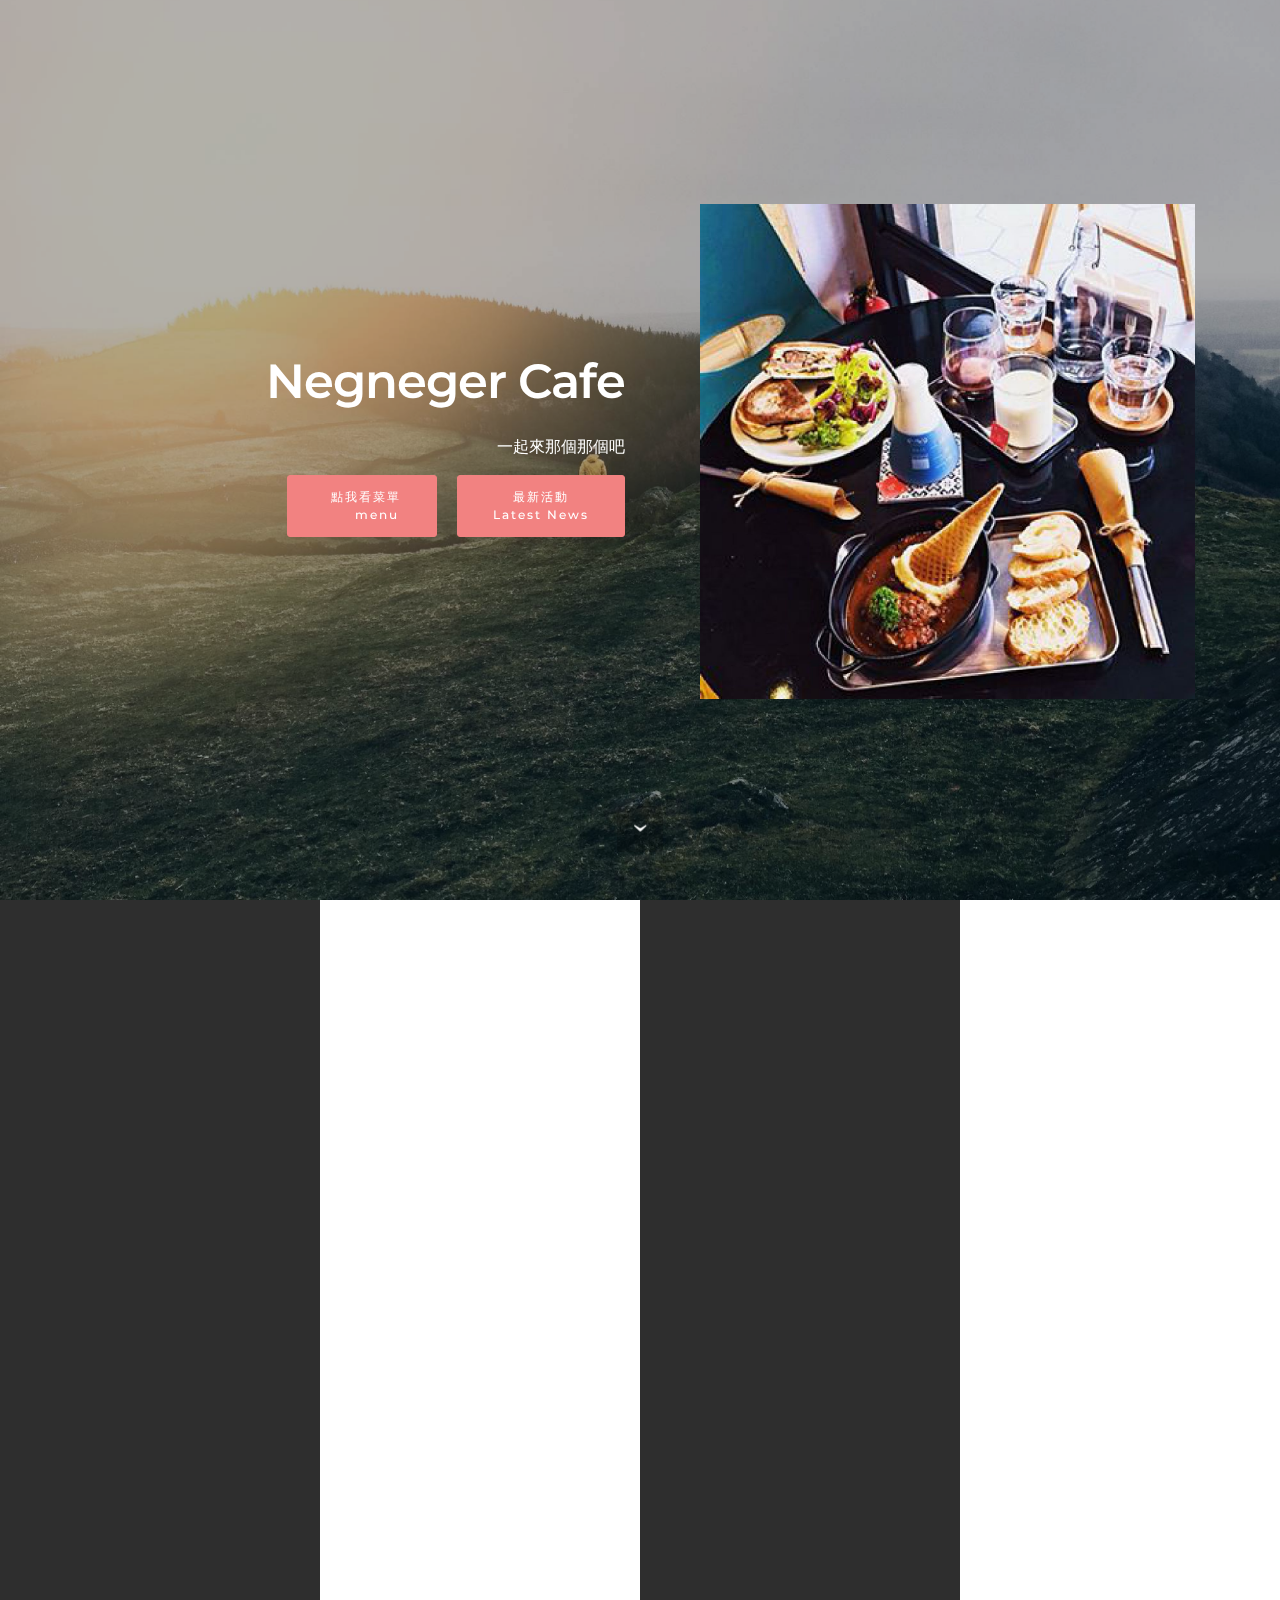
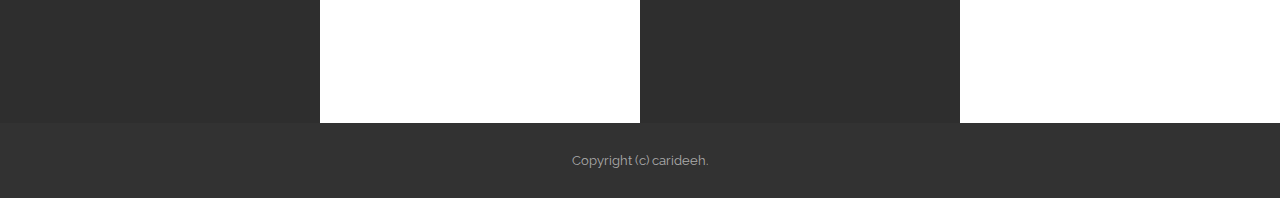
<file: index.html>
<!DOCTYPE html>
<html>
<head>
  <meta charset="UTF-8">
  <meta http-equiv="X-UA-Compatible" content="IE=edge">
  <meta name="viewport" content="width=device-width, initial-scale=1">
  <link rel="shortcut icon" href="assets/images/logo.png" type="image/x-icon">
  <meta name="description" content="">
  
  <link rel="stylesheet" href="https://fonts.googleapis.com/css?family=Montserrat:400,700">
  <link rel="stylesheet" href="https://fonts.googleapis.com/css?family=Raleway:100,100i,200,200i,300,300i,400,400i,500,500i,600,600i,700,700i,800,800i,900,900i">
  <link rel="stylesheet" href="assets/bootstrap-material-design-font/css/material.css">
  <link rel="stylesheet" href="https://fonts.googleapis.com/css?family=Lora:400,700,400italic,700italic&subset=latin">
  <link rel="stylesheet" href="assets/tether/tether.min.css">
  <link rel="stylesheet" href="assets/bootstrap/css/bootstrap.min.css">
  <link rel="stylesheet" href="assets/animate.css/animate.min.css">
  <link rel="stylesheet" href="assets/theme/css/style.css">
  <link rel="stylesheet" href="assets/mobirise/css/mbr-additional.css" type="text/css">
  
  
  
</head>
<body>
<section class="mbr-section mbr-section-hero mbr-section-full header2 mbr-parallax-background" id="header2-0" data-rv-view="0" style="background-image: url(assets/images/landscape.jpg);">

    <div class="mbr-overlay" style="opacity: 0.3; background-color: rgb(0, 0, 0);">
    </div>

    <div class="mbr-table mbr-table-full">
        <div class="mbr-table-cell">

            <div class="container">
                <div class="mbr-section row">
                    <div class="mbr-table-md-up">
                        
                        
                        

                        <div class="mbr-table-cell col-md-5 content-size text-xs-center text-md-right">

                            <h3 class="mbr-section-title display-2">Negneger Cafe</h3>

                            <div class="mbr-section-text">
                                <p>一起來那個那個吧</p>
                            </div>

                            <div class="mbr-section-btn"><a class="btn btn-primary" href="page1.html" target="_blank"><span class="mbri-touch mbr-iconfont mbr-iconfont-btn"></span>點我看菜單<br>&nbsp; &nbsp; &nbsp; menu<br></a> <a class="btn btn-primary" href="LatestNews.html" target="_blank">最新活動<br>Latest News<br></a>  </div>

                        </div>
                        <div class="mbr-table-cell mbr-valign-top mbr-left-padding-md-up col-md-7 image-size" style="width: 50%;">
                            <div class="mbr-figure"><img src="assets/images/17125563-1864796990459625-5245360717275594752-n-1400x1400.jpg"></div>
                        </div>

                    </div>
                </div>
            </div>

        </div>
    </div>

    <div class="mbr-arrow mbr-arrow-floating hidden-sm-down" aria-hidden="true"><a href="#features1-1"><i class="mbr-arrow-icon"></i></a></div>

</section>

<section class="engine"><a href="https://mobirise.co/h">make your own website</a></section><section class="mbr-cards mbr-section mbr-section-nopadding" id="features1-1" data-rv-view="3" style="background-color: rgb(255, 255, 255);">

        

    <div class="mbr-cards-row row striped">

        <div class="mbr-cards-col col-xs-12 col-lg-3" style="padding-top: 80px; padding-bottom: 80px;">
            <div class="container">
                <div class="card cart-block">
                    <div class="card-img"><img src="assets/images/14361187-330976750588528-310404377975394702-o-600x398.jpg" class="card-img-top"></div>
                    <div class="card-block">
                        <h4 class="card-title">嘉義那個那個</h4>
                        <h5 class="card-subtitle"></h5>
                        <p class="card-text"></p>
                        <div class="card-btn"><a href="https://www.facebook.com/nagnagercafe/" class="btn btn-primary" target="_blank">Facebook</a></div>
                    </div>
                </div>
            </div>
        </div>
        <div class="mbr-cards-col col-xs-12 col-lg-3" style="padding-top: 80px; padding-bottom: 80px;">
            <div class="container">
                <div class="card cart-block">
                    <div class="card-img"><img src="assets/images/15156855-368543430165193-8096115303614207480-o-600x600.jpg" class="card-img-top"></div>
                    <div class="card-block">
                        <h4 class="card-title"></h4>
                        <h5 class="card-subtitle">《3月31日前，85折優惠》<div><br></div><div>各位台中鄉親大家好，</div><div>我們來自我介紹一下好了，</div><div>重點先講：</div><div>到3/31止，全面85折優惠。</div><div>台中秀泰廣場的那個那個在S2館的二樓，</div><div>金石堂書店中很多樹的那個地方就是了，</div></h5>
                        <p class="card-text"></p>
                        <div class="card-btn"><a href="https://www.google.com.tw/maps/place/%E9%82%A3%E5%80%8B%E9%82%A3%E5%80%8B%E5%92%96%E5%95%A1/@23.4812493,120.4504796,17z/data=!3m1!4b1!4m5!3m4!1s0x346e94338c0b6c97:0x9fb5532af8486039!8m2!3d23.4812493!4d120.4526683?hl=en" class="btn btn-primary">GO嘉義那個那個</a></div>
                    </div>
                </div>
            </div>
        </div>
        <div class="mbr-cards-col col-xs-12 col-lg-3" style="padding-top: 80px; padding-bottom: 80px;">
            <div class="container">
                <div class="card cart-block">
                    <div class="card-img"><img src="assets/images/17358875-284274915335862-2270450309396188034-o-600x600.jpg" class="card-img-top"></div>
                    <div class="card-block">
                        <h4 class="card-title"></h4>
                        <h5 class="card-subtitle"></h5>
                        <p class="card-text"><span style="font-size: 1rem; line-height: 1.5;">這裡我們提供了義大利麵、披薩、熱壓三明治、咖啡、氣泡飲、還有一些酷炫又奇妙的好喝飲料。</span><br><br>那個那個希望提供你一個小小的舒壓場景，<br>當然是純的那種你知道的。</p>
                        <div class="card-btn"><a href="https://www.google.com.tw/maps/place/%E7%A7%80%E6%B3%B0%E5%BB%A3%E5%A0%B4S2+%E9%87%91%E7%9F%B3%E5%A0%82%E6%9B%B8%E5%BA%97(2F)/@24.1403428,120.6894168,17z/data=!3m1!4b1!4m5!3m4!1s0x34693d4092f64af3:0x2b9d5562179c6f5f!8m2!3d24.1403428!4d120.6916055?hl=en" class="btn btn-primary">GO台中那個那個</a></div>
                    </div>
                </div>
            </div>
        </div>
        <div class="mbr-cards-col col-xs-12 col-lg-3" style="padding-top: 80px; padding-bottom: 80px;">
            <div class="container">
                <div class="card cart-block">
                    <div class="card-img"><img src="assets/images/17349921-285617425201611-3314172672899889492-o-600x879.jpg" class="card-img-top"></div>
                    <div class="card-block">
                        <h4 class="card-title">台中秀泰廣場那個那個</h4>
                        <h5 class="card-subtitle"></h5>
                        <p class="card-text"></p>
                        <div class="card-btn"><a href="https://www.facebook.com/nagnagerTC/" class="btn btn-primary" target="_blank">Facebook</a></div>
                    </div>
                </div>
            </div>
        </div>
        
        
    </div>
</section>

<footer class="mbr-small-footer mbr-section mbr-section-nopadding" id="footer1-2" data-rv-view="6" style="background-color: rgb(50, 50, 50); padding-top: 1.75rem; padding-bottom: 1.75rem;">
    
    <div class="container text-xs-center">
        <p>Copyright (c) carideeh.</p>
    </div>
</footer>


  <script src="assets/web/assets/jquery/jquery.min.js"></script>
  <script src="assets/tether/tether.min.js"></script>
  <script src="assets/bootstrap/js/bootstrap.min.js"></script>
  <script src="assets/smooth-scroll/smooth-scroll.js"></script>
  <script src="assets/jarallax/jarallax.js"></script>
  <script src="assets/viewport-checker/jquery.viewportchecker.js"></script>
  <script src="assets/theme/js/script.js"></script>
  
  
  <input name="animation" type="hidden">
  </body>
</html>
</file>
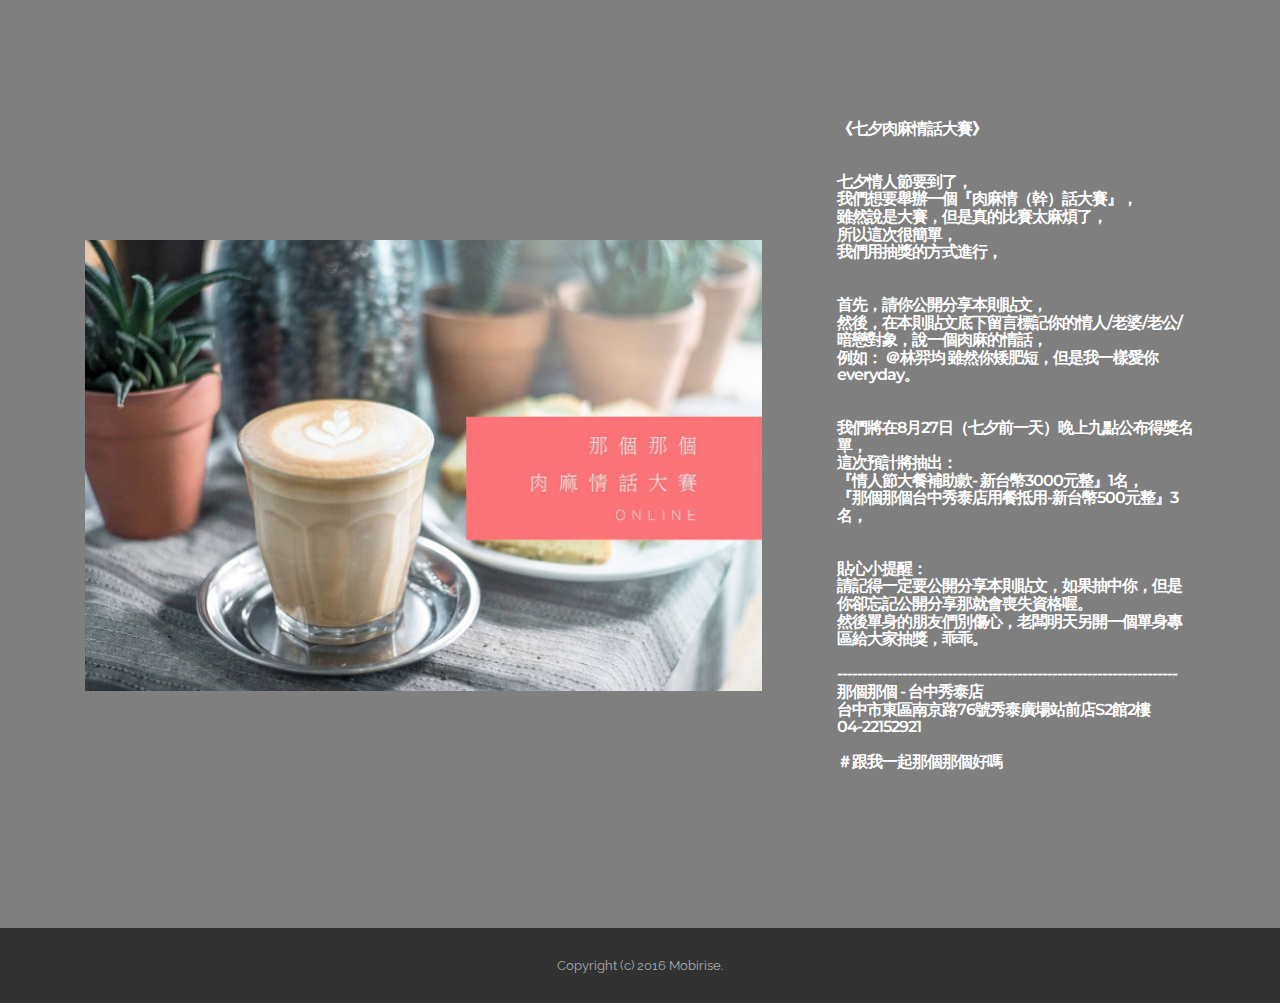
<file: LatestNews.html>
<!DOCTYPE html>
<html>
<head>
  <!-- Site made with Mobirise Website Builder v4.2.4, https://mobirise.com -->
  <meta charset="UTF-8">
  <meta http-equiv="X-UA-Compatible" content="IE=edge">
  <meta name="generator" content="Mobirise v4.2.4, mobirise.com">
  <meta name="viewport" content="width=device-width, initial-scale=1">
  <link rel="shortcut icon" href="assets/images/logo.png" type="image/x-icon">
  <meta name="description" content="Web Builder Description">
  <title>Latest News</title>
  <link rel="stylesheet" href="https://fonts.googleapis.com/css?family=Montserrat:400,700">
  <link rel="stylesheet" href="https://fonts.googleapis.com/css?family=Raleway:100,100i,200,200i,300,300i,400,400i,500,500i,600,600i,700,700i,800,800i,900,900i">
  <link rel="stylesheet" href="https://fonts.googleapis.com/css?family=Lora:400,700,400italic,700italic&subset=latin">
  <link rel="stylesheet" href="assets/bootstrap-material-design-font/css/material.css">
  <link rel="stylesheet" href="assets/tether/tether.min.css">
  <link rel="stylesheet" href="assets/bootstrap/css/bootstrap.min.css">
  <link rel="stylesheet" href="assets/animate.css/animate.min.css">
  <link rel="stylesheet" href="assets/theme/css/style.css">
  <link rel="stylesheet" href="assets/mobirise/css/mbr-additional.css" type="text/css">
  
  
  
</head>
<body>
<section class="mbr-section" id="msg-box6-k" data-bg-video="https://www.youtube.com/watch?v=uNCr7NdOJgw" data-rv-view="23" style="padding-top: 120px; padding-bottom: 120px;">

    <div class="mbr-overlay" style="opacity: 0.5; background-color: rgb(0, 0, 0);">
    </div>
    <div class="container">
        <div class="row">
            <div class="mbr-table-md-up">

              <div class="mbr-table-cell mbr-right-padding-md-up mbr-valign-top col-md-7 image-size" style="width: 66%;">
                  <div class="mbr-figure"><img src="assets/images/20935039-351104731986213-1184253700946771394-o-1400x933.jpg"></div>
              </div>

              


              <div class="mbr-table-cell col-md-5 text-xs-center text-md-left content-size">
                  <h3 class="mbr-section-title display-2">《七夕肉麻情話大賽》<div><br></div><div><br></div><div>七夕情人節要到了，</div><div>我們想要舉辦一個『肉麻情（幹）話大賽』，</div><div>雖然說是大賽，但是真的比賽太麻煩了，</div><div>所以這次很簡單，</div><div>我們用抽獎的方式進行，</div><div><br></div><div><br></div><div>首先，請你公開分享本則貼文，</div><div>然後，在本則貼文底下留言標記你的情人/老婆/老公/暗戀對象，說一個肉麻的情話，</div><div>例如： ＠林羿均 雖然你矮肥短，但是我一樣愛你everyday。</div><div><br></div><div><br></div><div>我們將在8月27日（七夕前一天）晚上九點公布得獎名單，</div><div>這次預計將抽出：</div><div>『情人節大餐補助款- 新台幣3000元整』1名，</div><div>『那個那個台中秀泰店用餐抵用-新台幣500元整』3名，</div><div><br></div><div><br></div><div>貼心小提醒：</div><div>請記得一定要公開分享本則貼文，如果抽中你，但是你卻忘記公開分享那就會喪失資格喔。</div><div>然後單身的朋友們別傷心，老闆明天另開一個單身專區給大家抽獎，乖乖。</div><div><br></div><div>--------------------------------------------------------------------&nbsp;</div><div>那個那個 - 台中秀泰店</div><div>台中市東區南京路76號秀泰廣場站前店S2館2樓</div><div>04-22152921</div><div><br></div><div>＃跟我一起那個那個好嗎</div></h3>
                  <div class="lead">

                    <p></p>

                  </div>

                  
              </div>


              

            </div>
        </div>
    </div>

</section>

<section class="engine"><a href="https://mobirise.co/a">web page builder</a></section><footer class="mbr-small-footer mbr-section mbr-section-nopadding" id="footer1-h" data-rv-view="8" style="background-color: rgb(50, 50, 50); padding-top: 1.75rem; padding-bottom: 1.75rem;">
    
    <div class="container text-xs-center">
        <p>Copyright (c) 2016 Mobirise.</p>
    </div>
</footer>


  <script src="assets/web/assets/jquery/jquery.min.js"></script>
  <script src="assets/tether/tether.min.js"></script>
  <script src="assets/bootstrap/js/bootstrap.min.js"></script>
  <script src="assets/smooth-scroll/smooth-scroll.js"></script>
  <script src="assets/jquery-mb-ytplayer/jquery.mb.ytplayer.min.js"></script>
  <script src="assets/viewport-checker/jquery.viewportchecker.js"></script>
  <script src="assets/theme/js/script.js"></script>
  
  
  <input name="animation" type="hidden">
  </body>
</html>
</file>
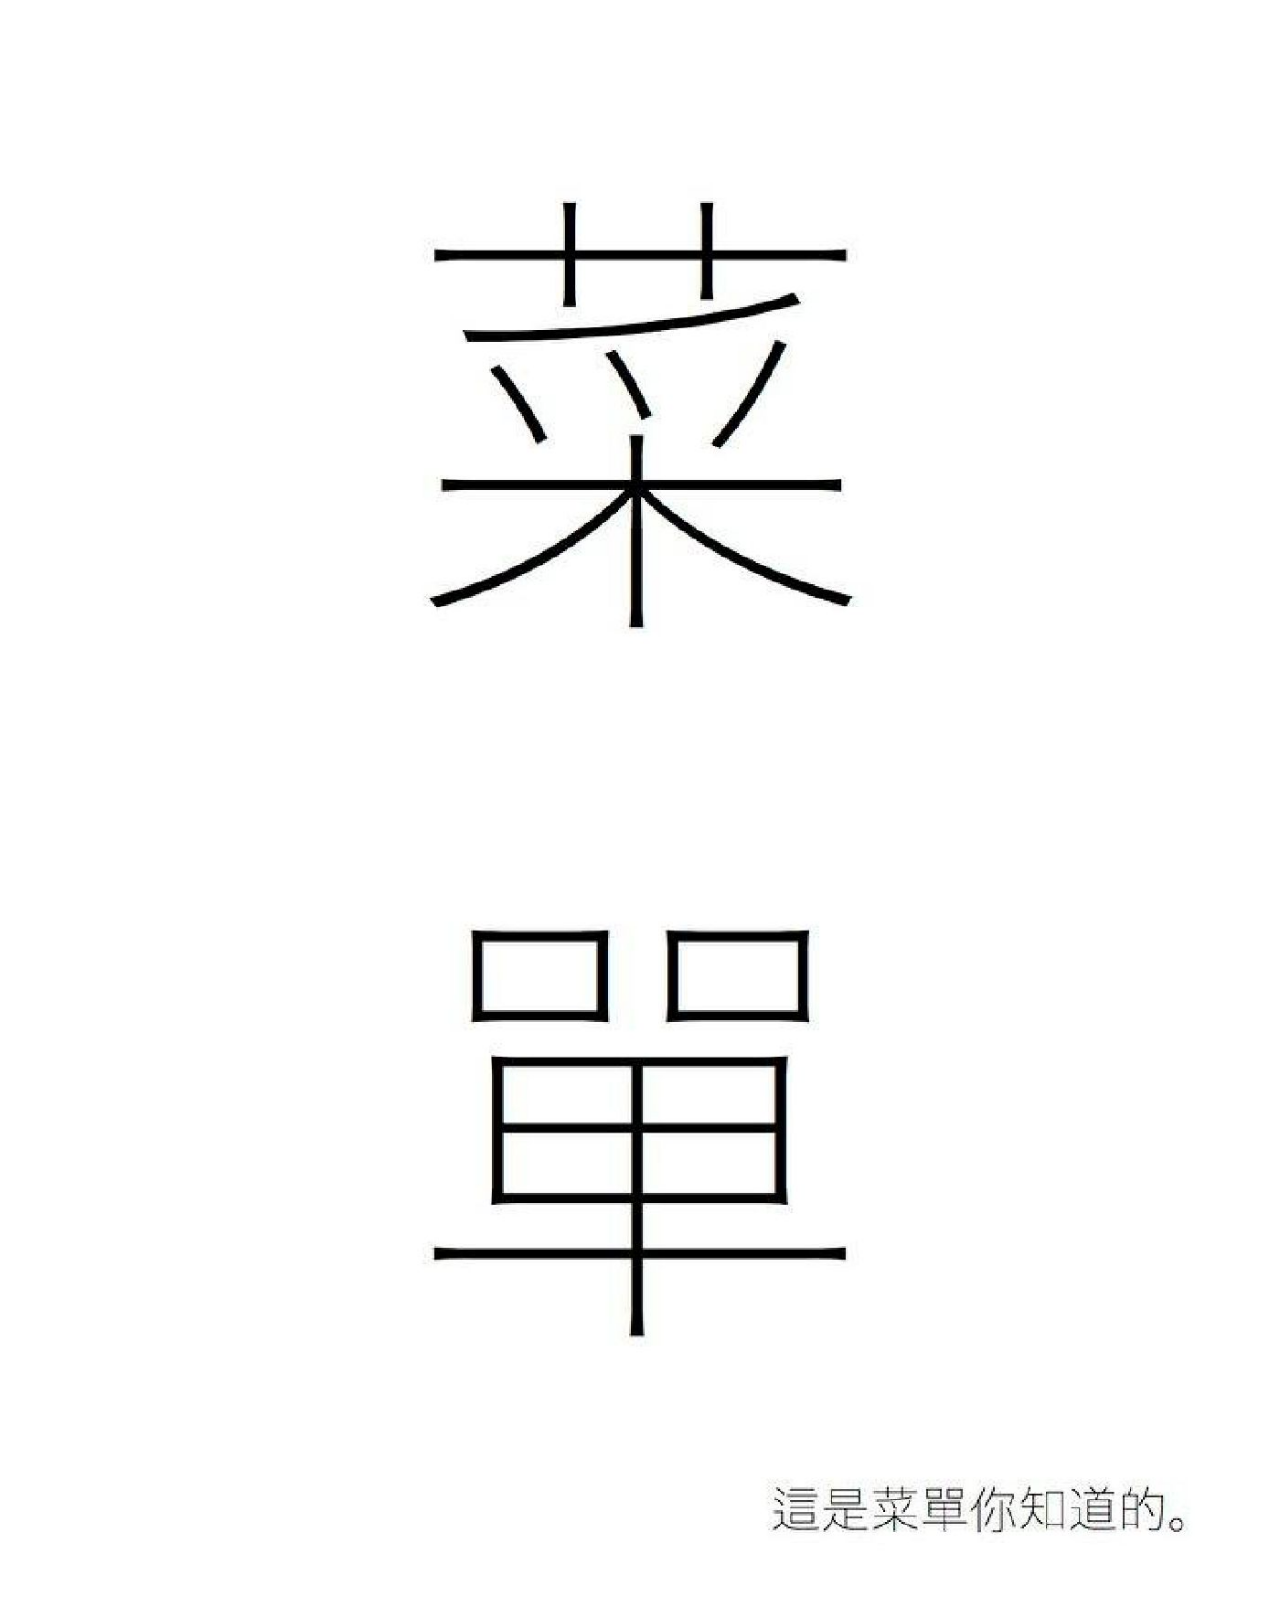
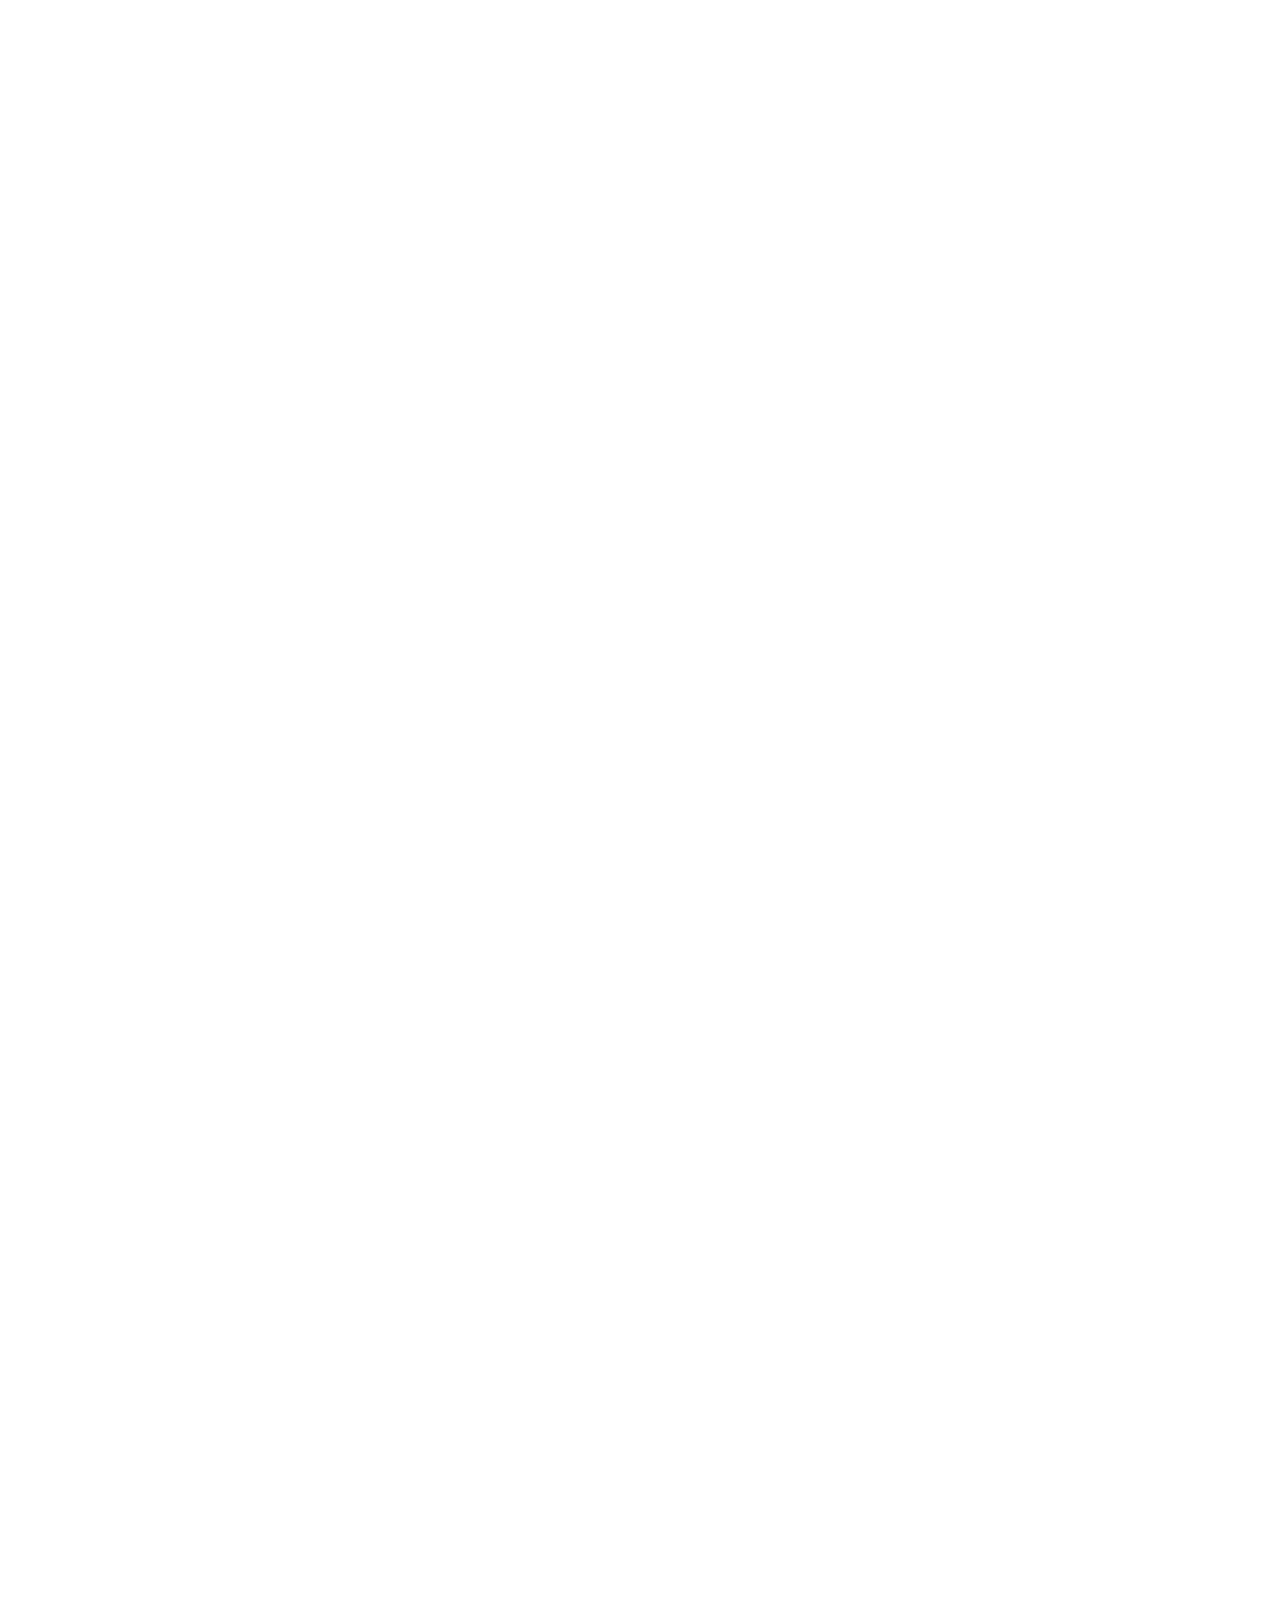
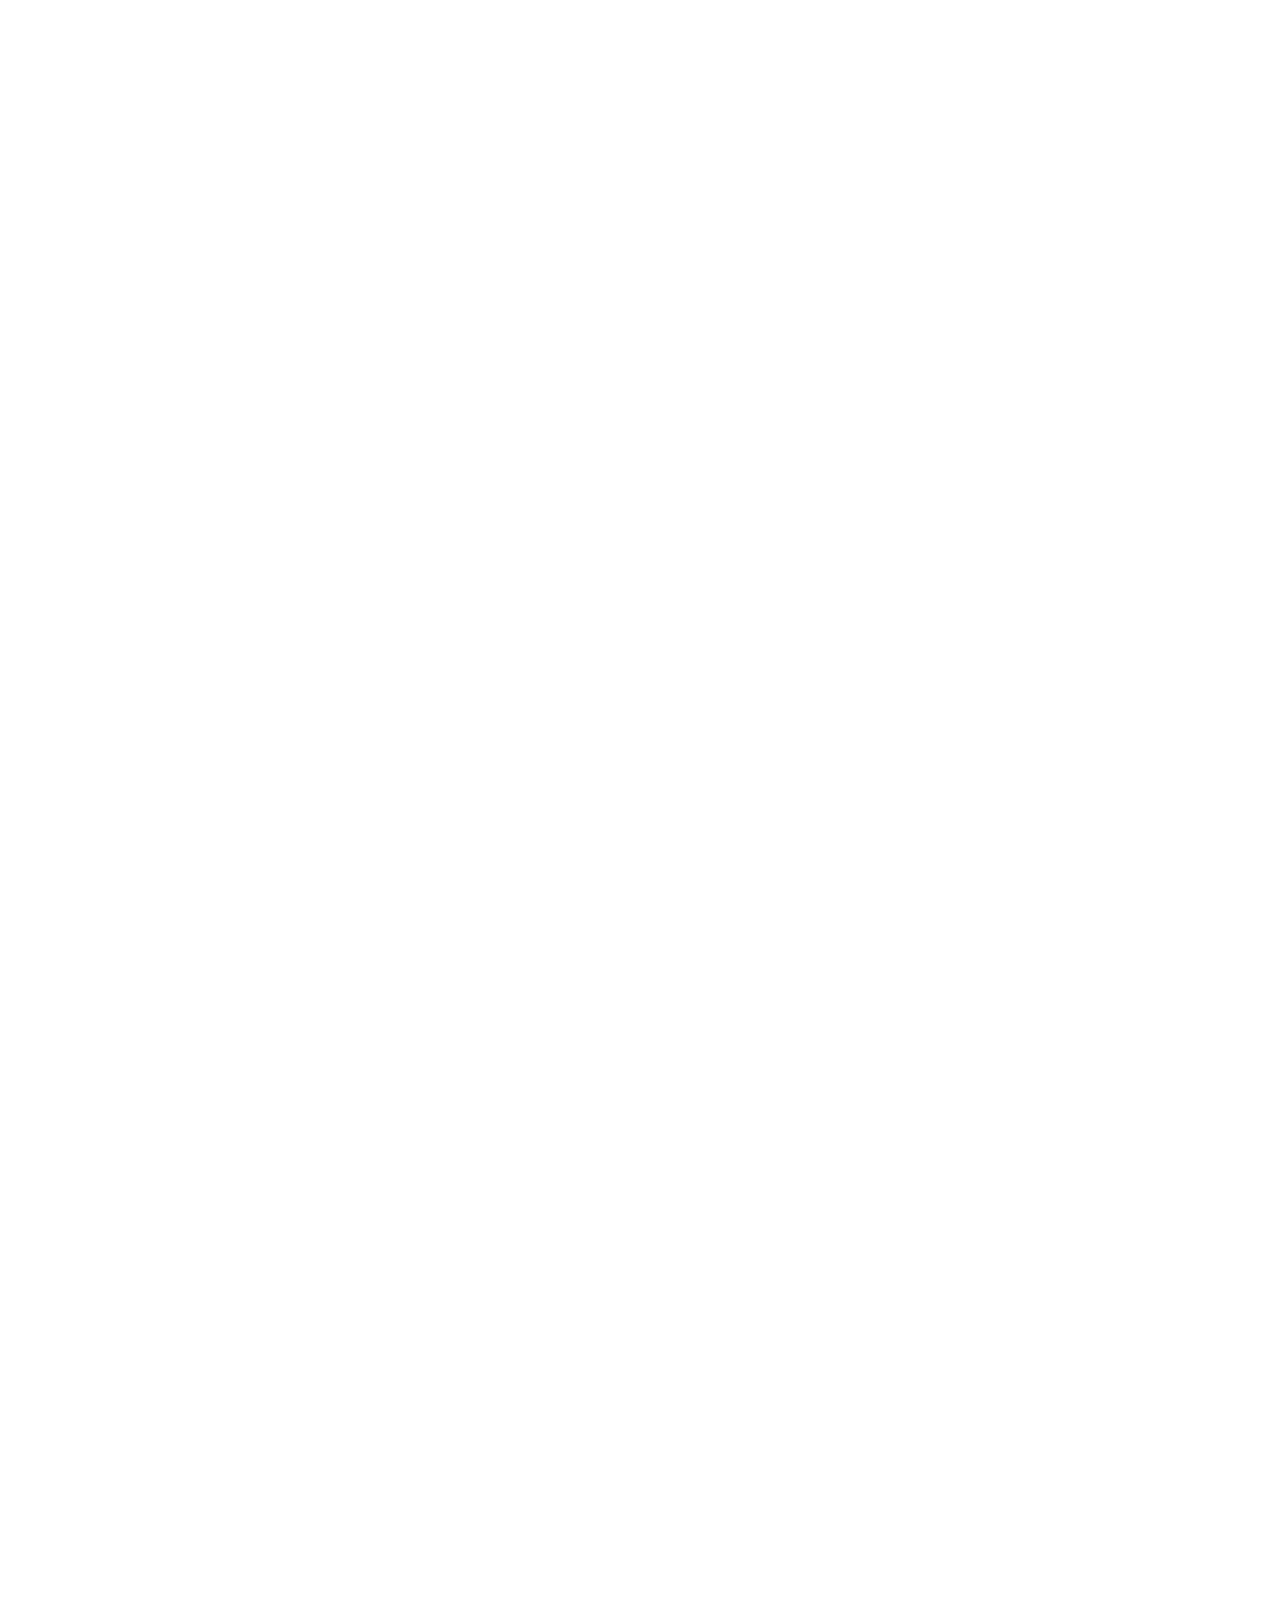
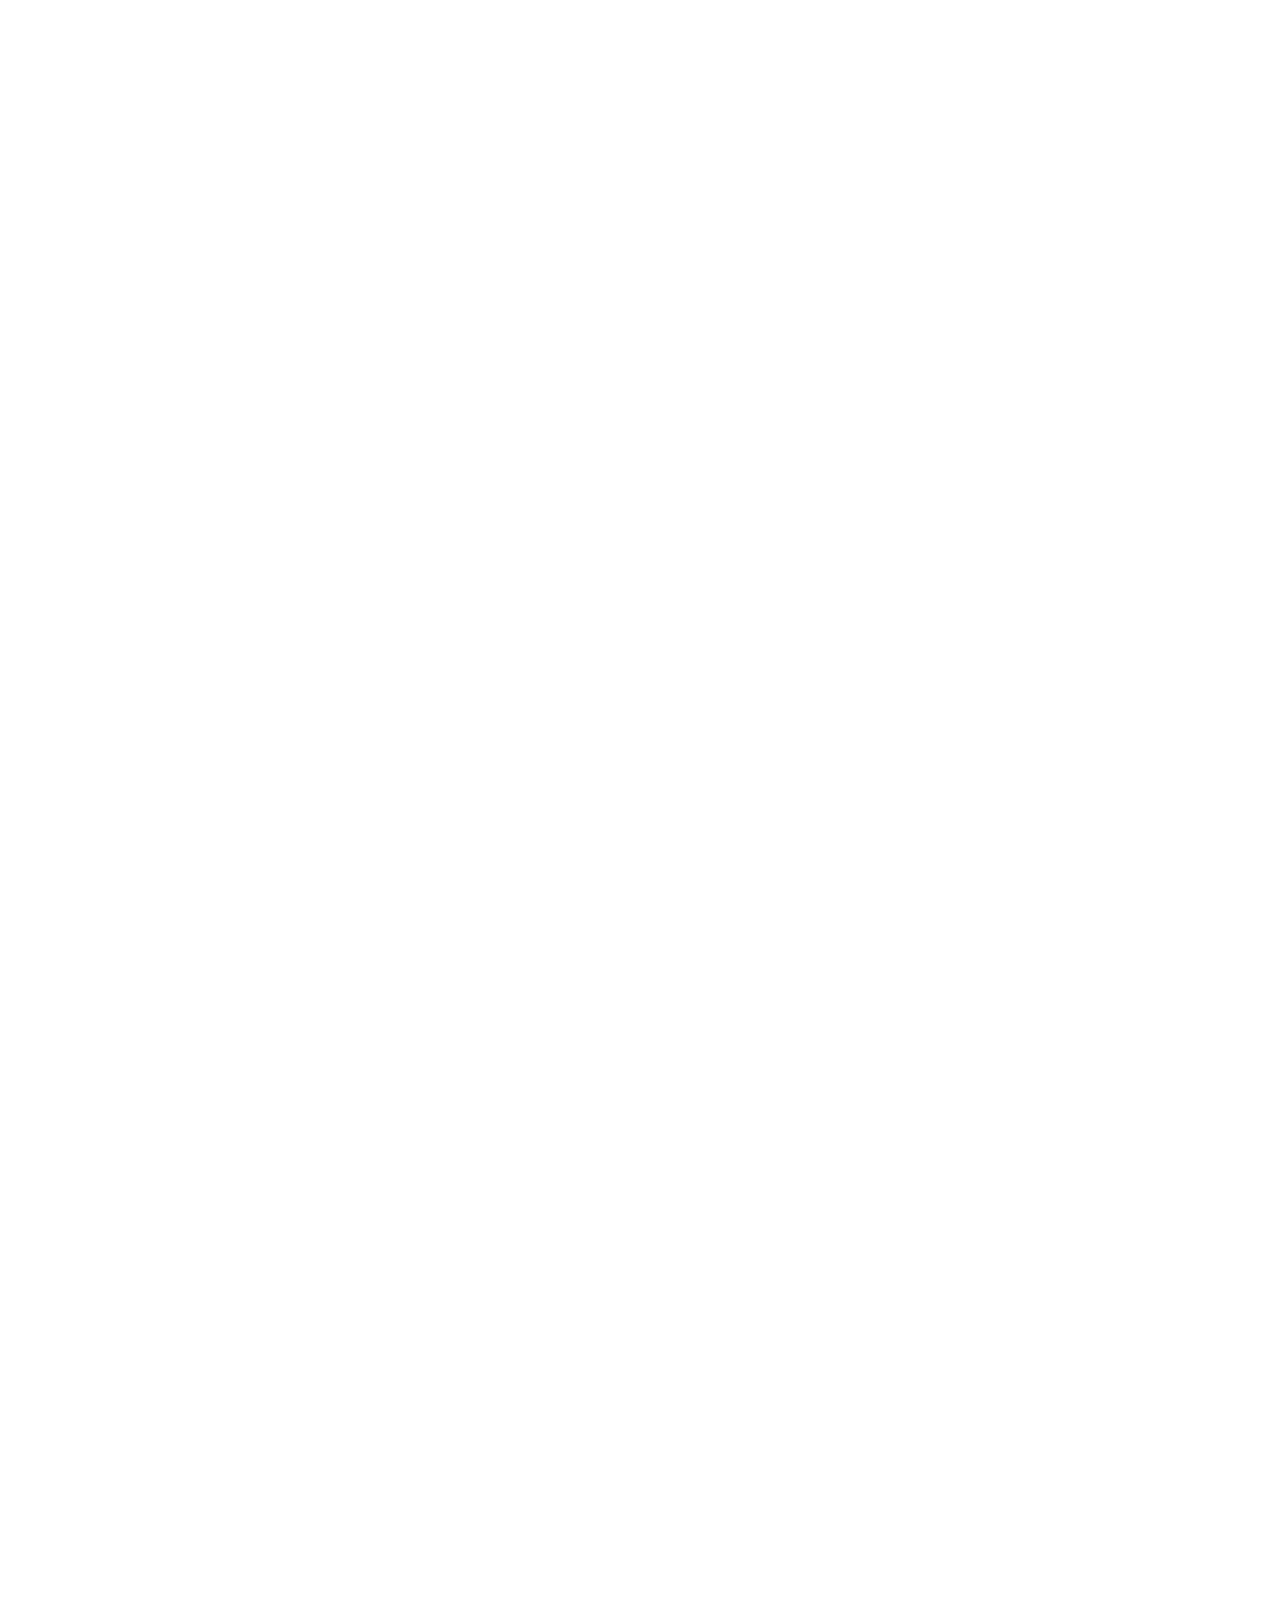
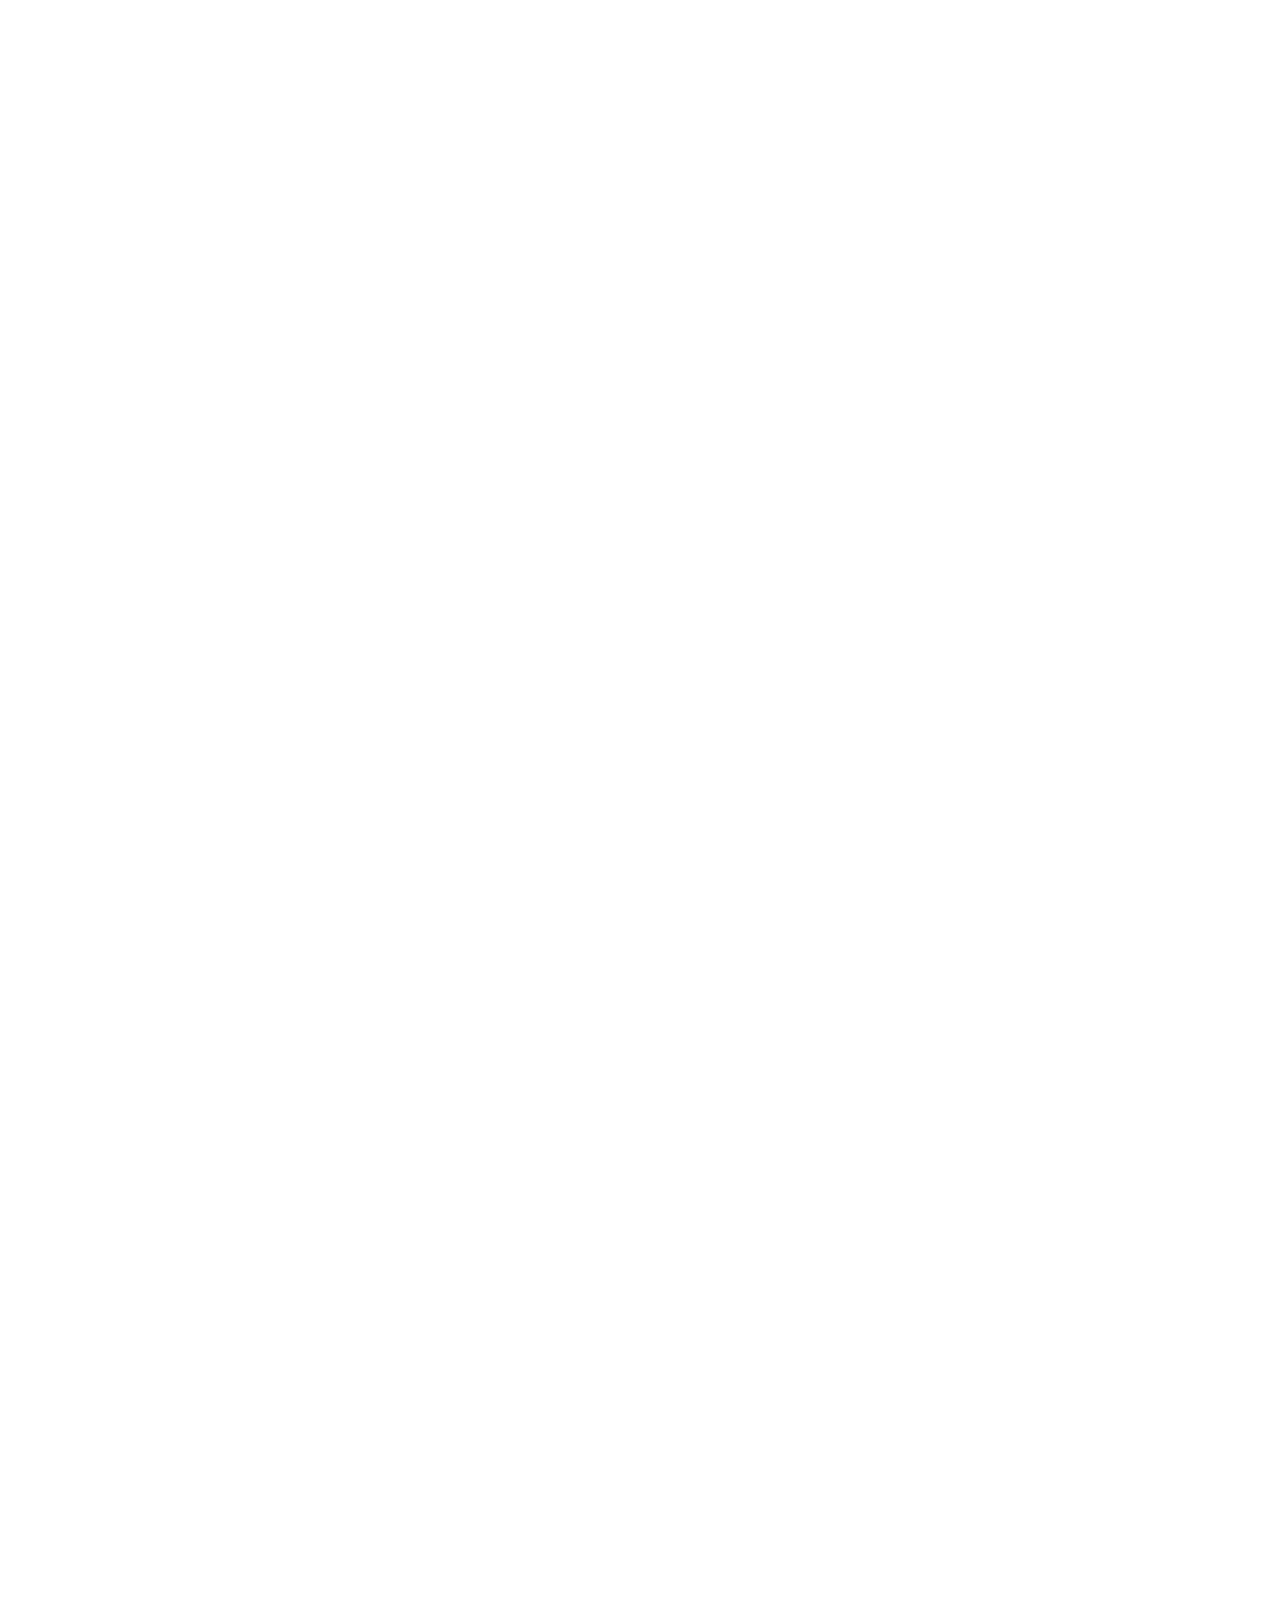
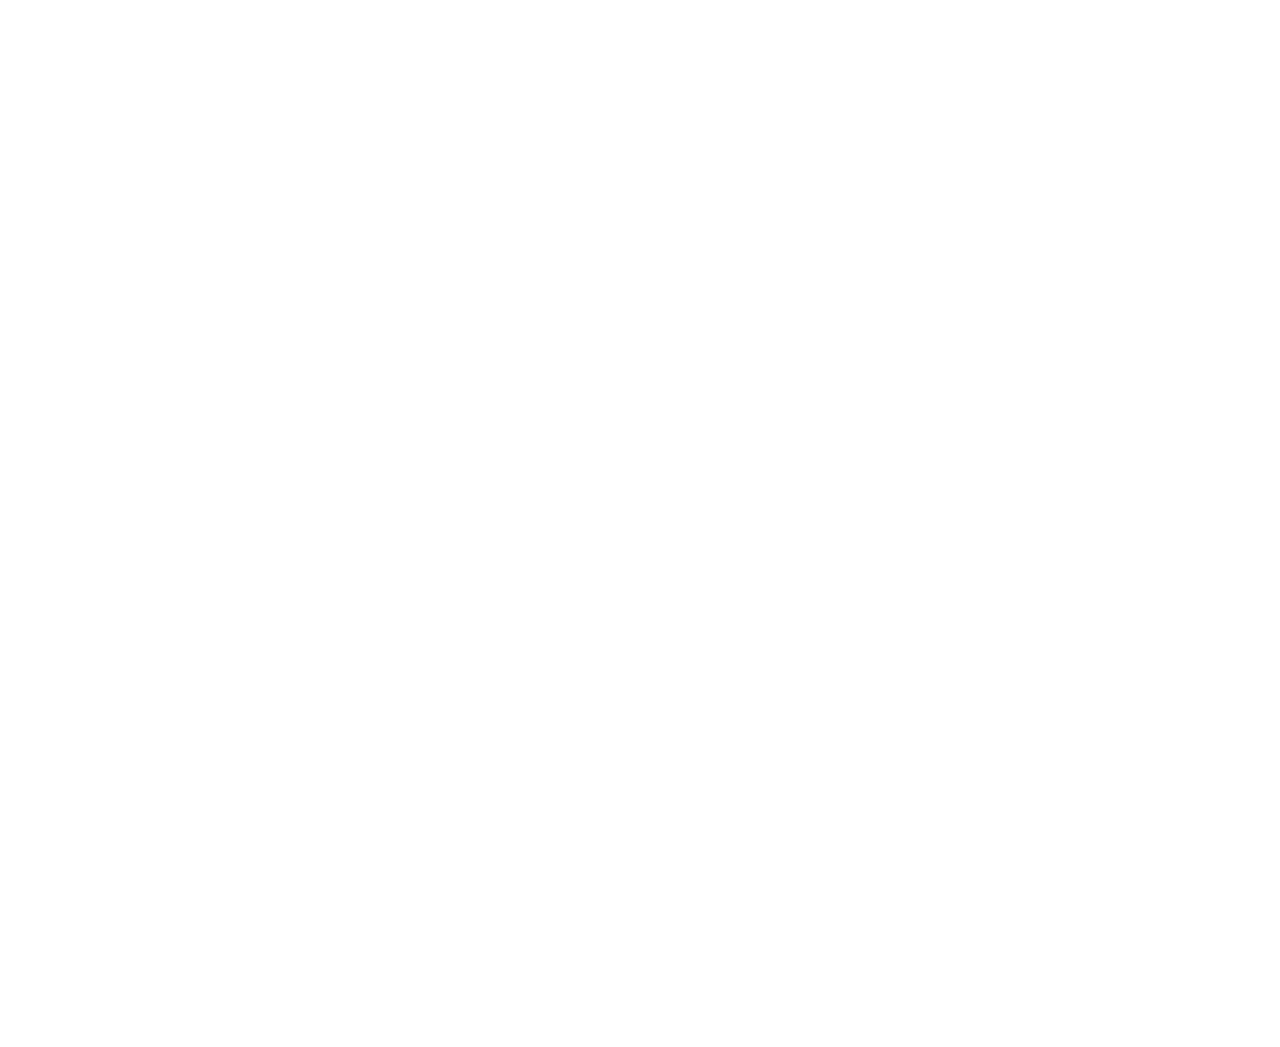
<file: menu.html>
<!DOCTYPE html>
<html>
<head>
  <!-- Site made with Mobirise Website Builder v4.2.4, https://mobirise.com -->
  <meta charset="UTF-8">
  <meta http-equiv="X-UA-Compatible" content="IE=edge">
  <meta name="generator" content="Mobirise v4.2.4, mobirise.com">
  <meta name="viewport" content="width=device-width, initial-scale=1">
  <link rel="shortcut icon" href="assets/images/logo.png" type="image/x-icon">
  <meta name="description" content="Web Page Builder Description">
  <title>menu</title>
  <link rel="stylesheet" href="https://fonts.googleapis.com/css?family=Montserrat:400,700">
  <link rel="stylesheet" href="https://fonts.googleapis.com/css?family=Raleway:100,100i,200,200i,300,300i,400,400i,500,500i,600,600i,700,700i,800,800i,900,900i">
  <link rel="stylesheet" href="assets/bootstrap-material-design-font/css/material.css">
  <link rel="stylesheet" href="https://fonts.googleapis.com/css?family=Lora:400,700,400italic,700italic&subset=latin">
  <link rel="stylesheet" href="assets/tether/tether.min.css">
  <link rel="stylesheet" href="assets/bootstrap/css/bootstrap.min.css">
  <link rel="stylesheet" href="assets/animate.css/animate.min.css">
  <link rel="stylesheet" href="assets/theme/css/style.css">
  <link rel="stylesheet" href="assets/mobirise/css/mbr-additional.css" type="text/css">
  
  
  
</head>
<body>
<section class="mbr-section mbr-section-nopadding mbr-figure--caption-outside-bottom" id="image1-c" data-rv-view="10">
    <div class="mbr-figure">
        <div><img src="assets/images/17388886-284261755337178-4754405192859055966-o-1400x1979.jpg"></div>
        
    </div>
</section>

<section class="engine"><a href="https://mobirise.co/i">how to build your own website for free</a></section><section class="mbr-section mbr-section-nopadding mbr-figure--caption-outside-bottom" id="image1-d" data-rv-view="12">
    <div class="mbr-figure">
        <div><img src="assets/images/17390654-284261762003844-7754348016077677595-o-1400x1979.jpg"></div>
        
    </div>
</section>

<section class="mbr-section mbr-section-nopadding mbr-figure--caption-outside-bottom" id="image1-e" data-rv-view="14">
    <div class="mbr-figure">
        <div><img src="assets/images/17239624-284261805337173-547233986725409224-o-1400x1979.jpg"></div>
        
    </div>
</section>

<section class="mbr-section mbr-section-nopadding mbr-figure--caption-outside-bottom" id="image1-f" data-rv-view="16">
    <div class="mbr-figure">
        <div><img src="assets/images/17390796-284261765337177-8219008768838667586-o-1400x1979.jpg"></div>
        
    </div>
</section>

<section class="mbr-section mbr-section-nopadding mbr-figure--caption-outside-bottom" id="image1-g" data-rv-view="18">
    <div class="mbr-figure">
        <div><img src="assets/images/17436264-284261808670506-7518264779594707682-o-1400x1979.jpg"></div>
        <div class="mbr-figure-caption mbr-figure-caption-over">
            <div class="container"></div>
        </div>
    </div>
</section>


  <script src="assets/web/assets/jquery/jquery.min.js"></script>
  <script src="assets/tether/tether.min.js"></script>
  <script src="assets/bootstrap/js/bootstrap.min.js"></script>
  <script src="assets/smooth-scroll/smooth-scroll.js"></script>
  <script src="assets/viewport-checker/jquery.viewportchecker.js"></script>
  <script src="assets/theme/js/script.js"></script>
  
  
  <input name="animation" type="hidden">
  </body>
</html>
</file>
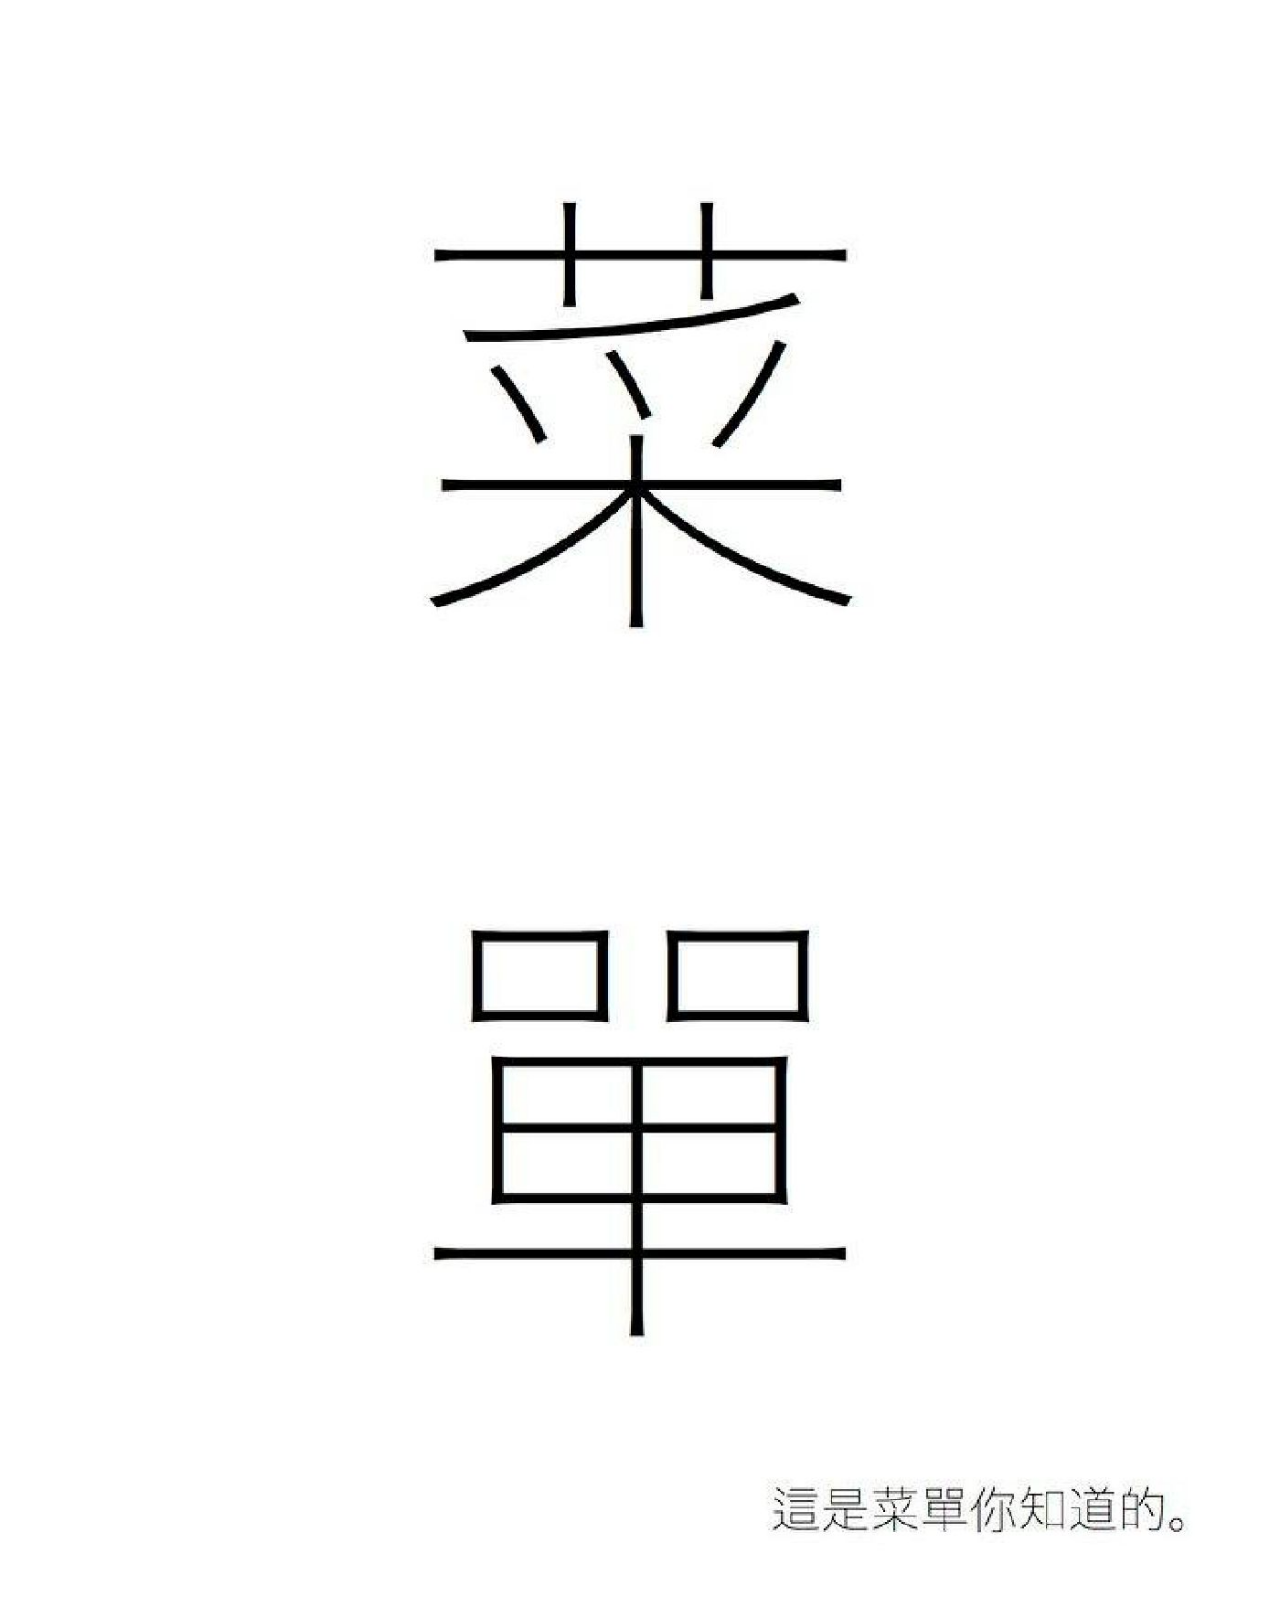
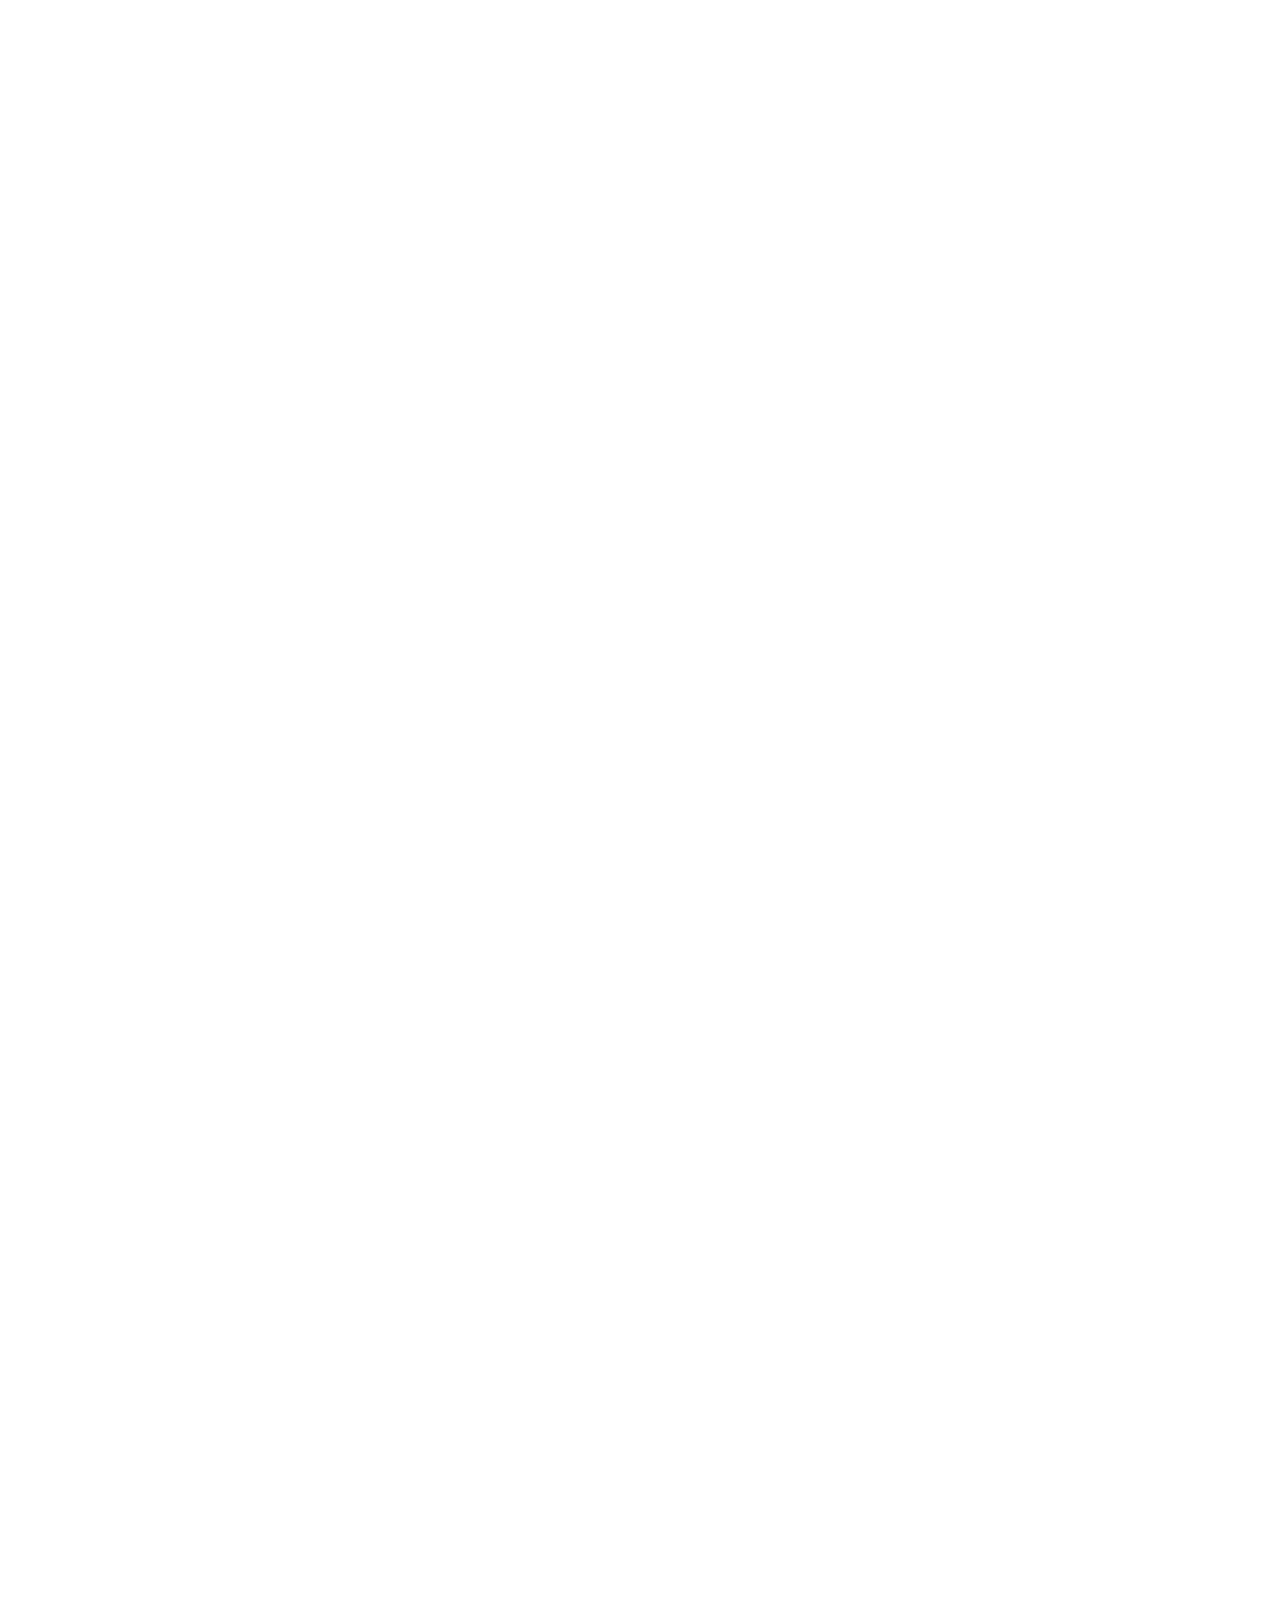
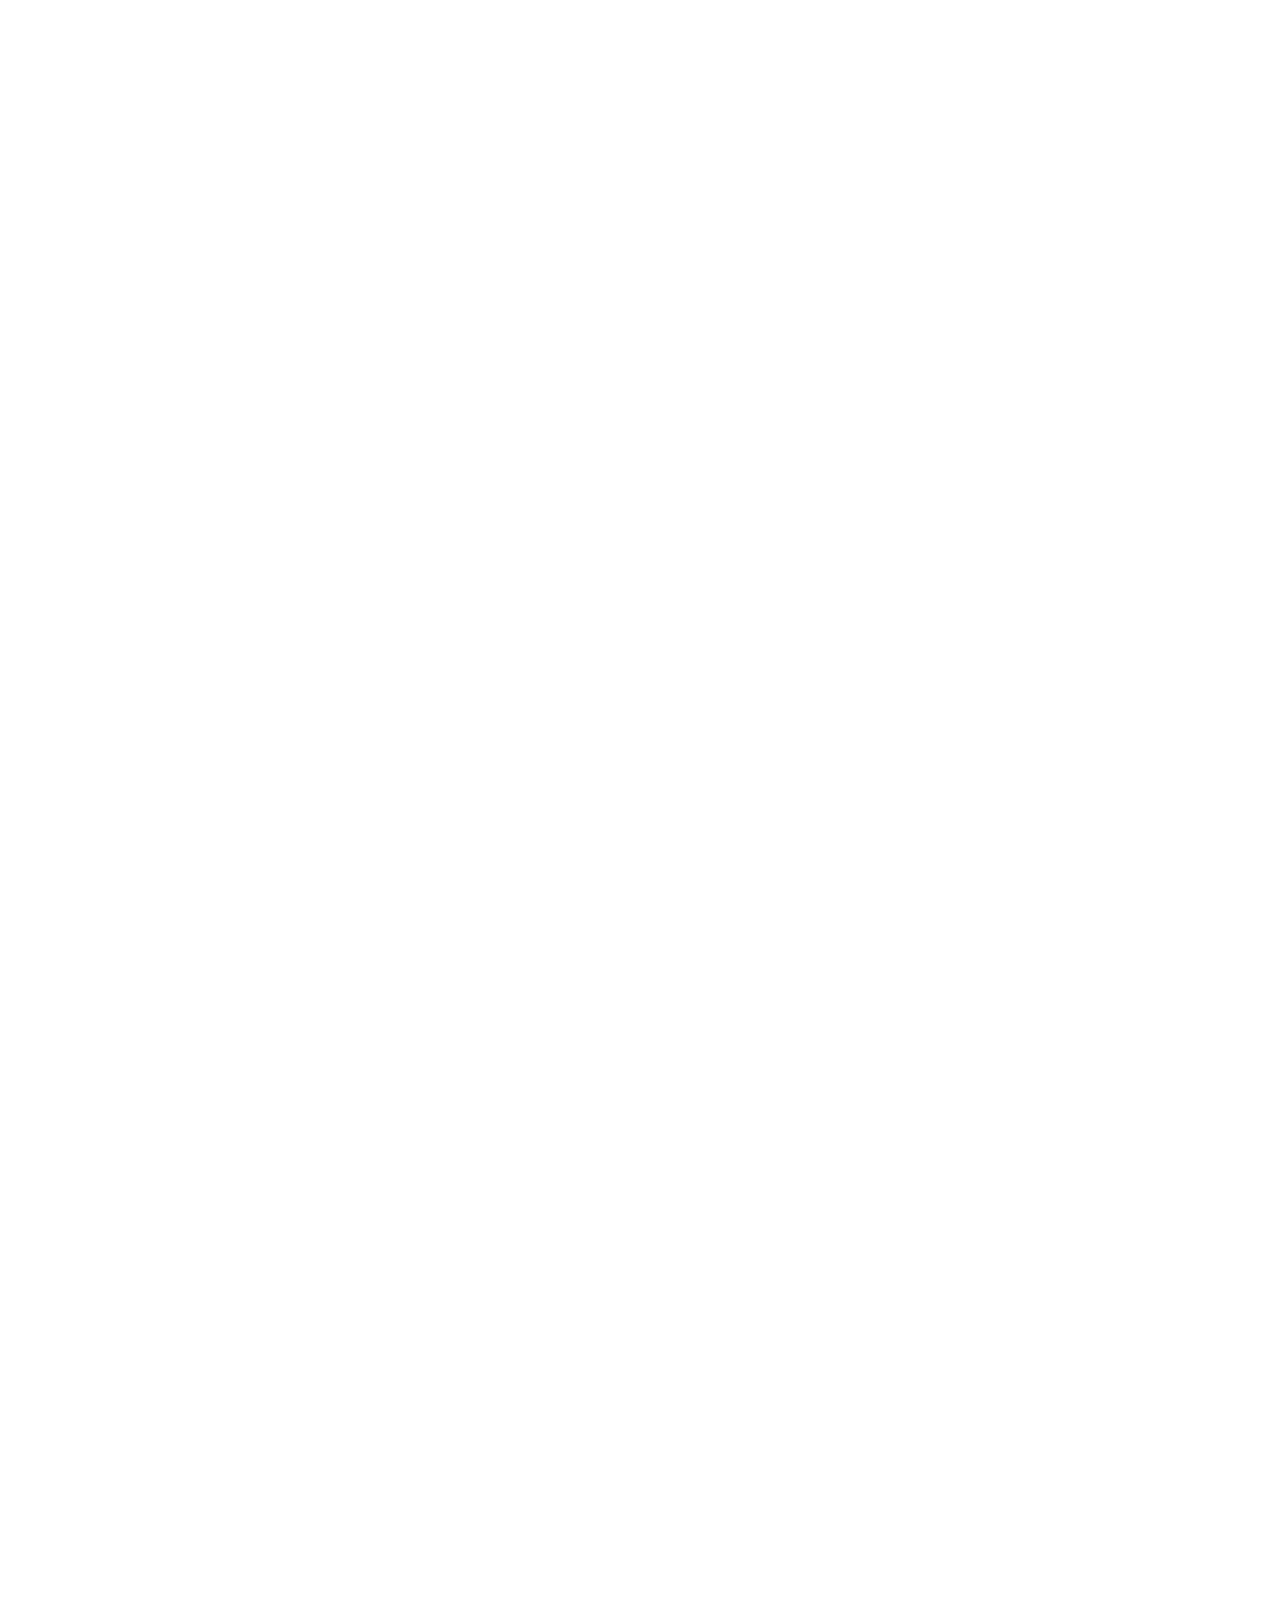
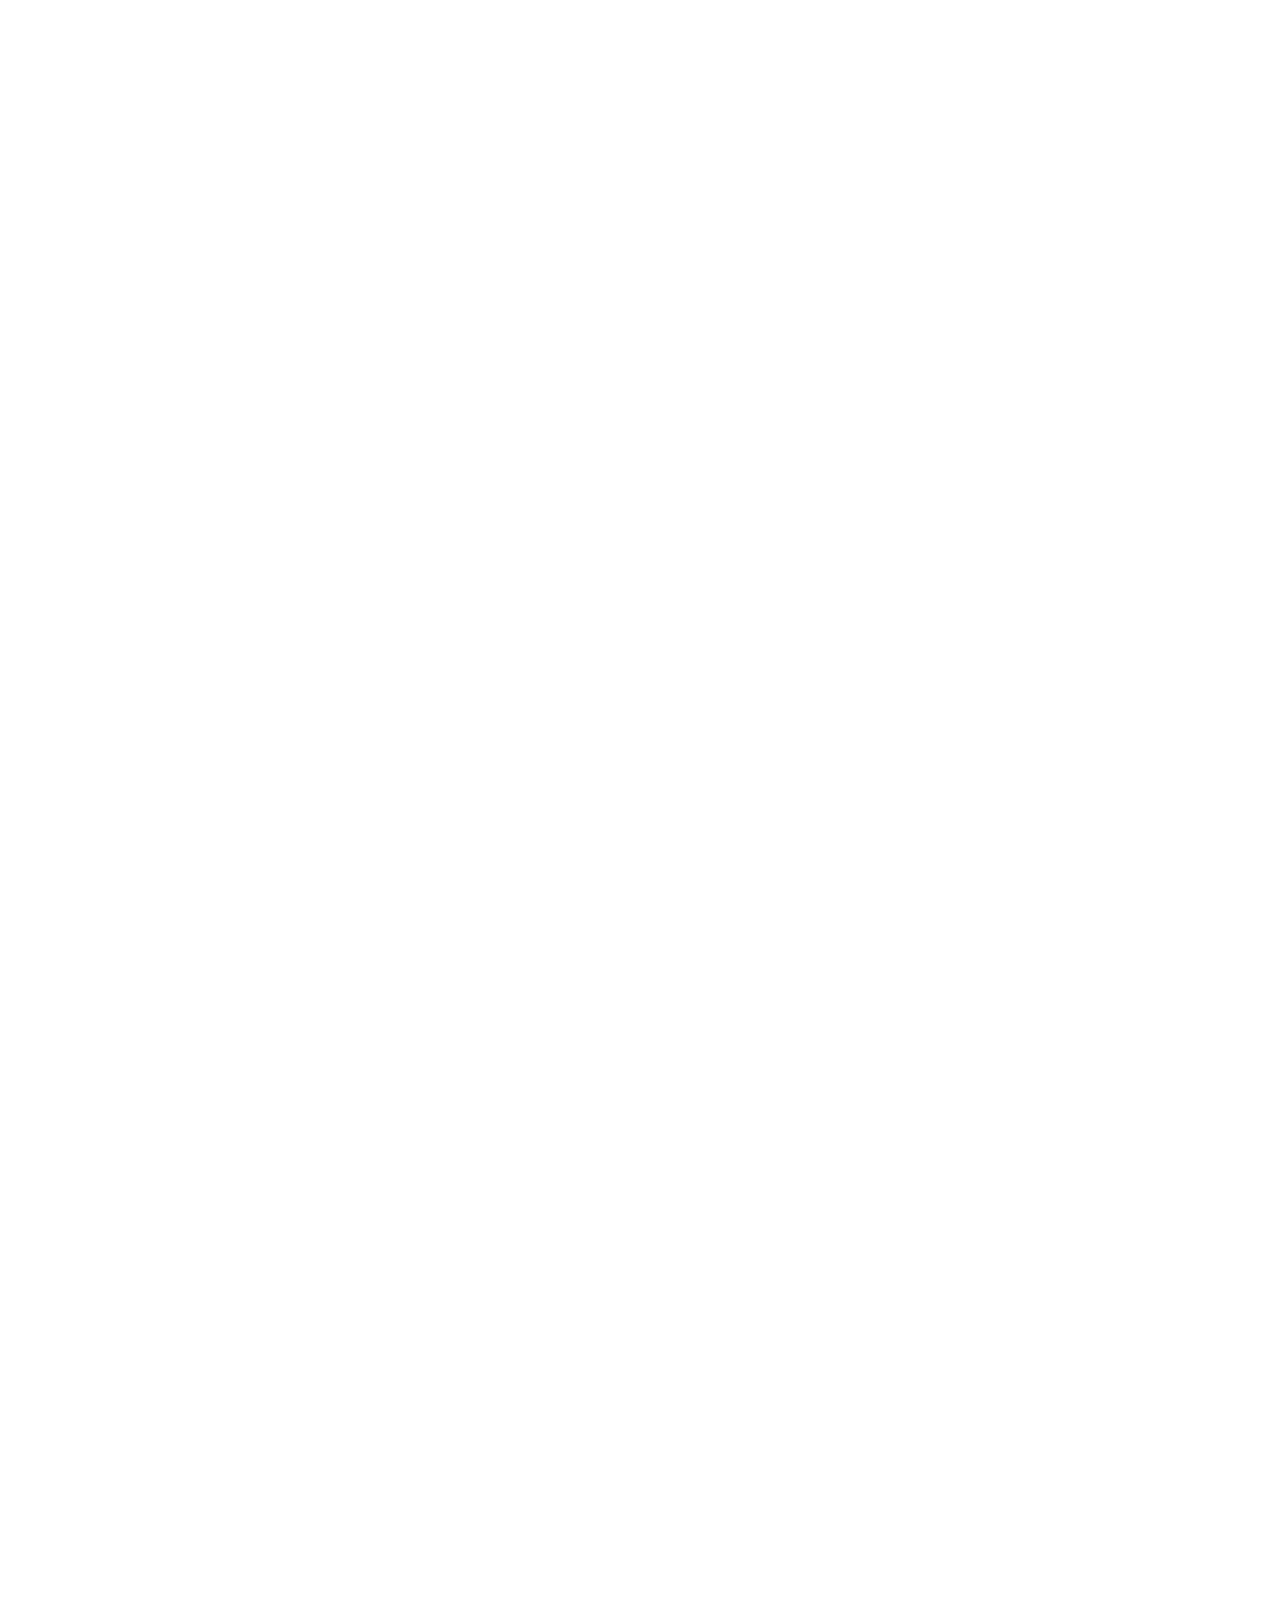
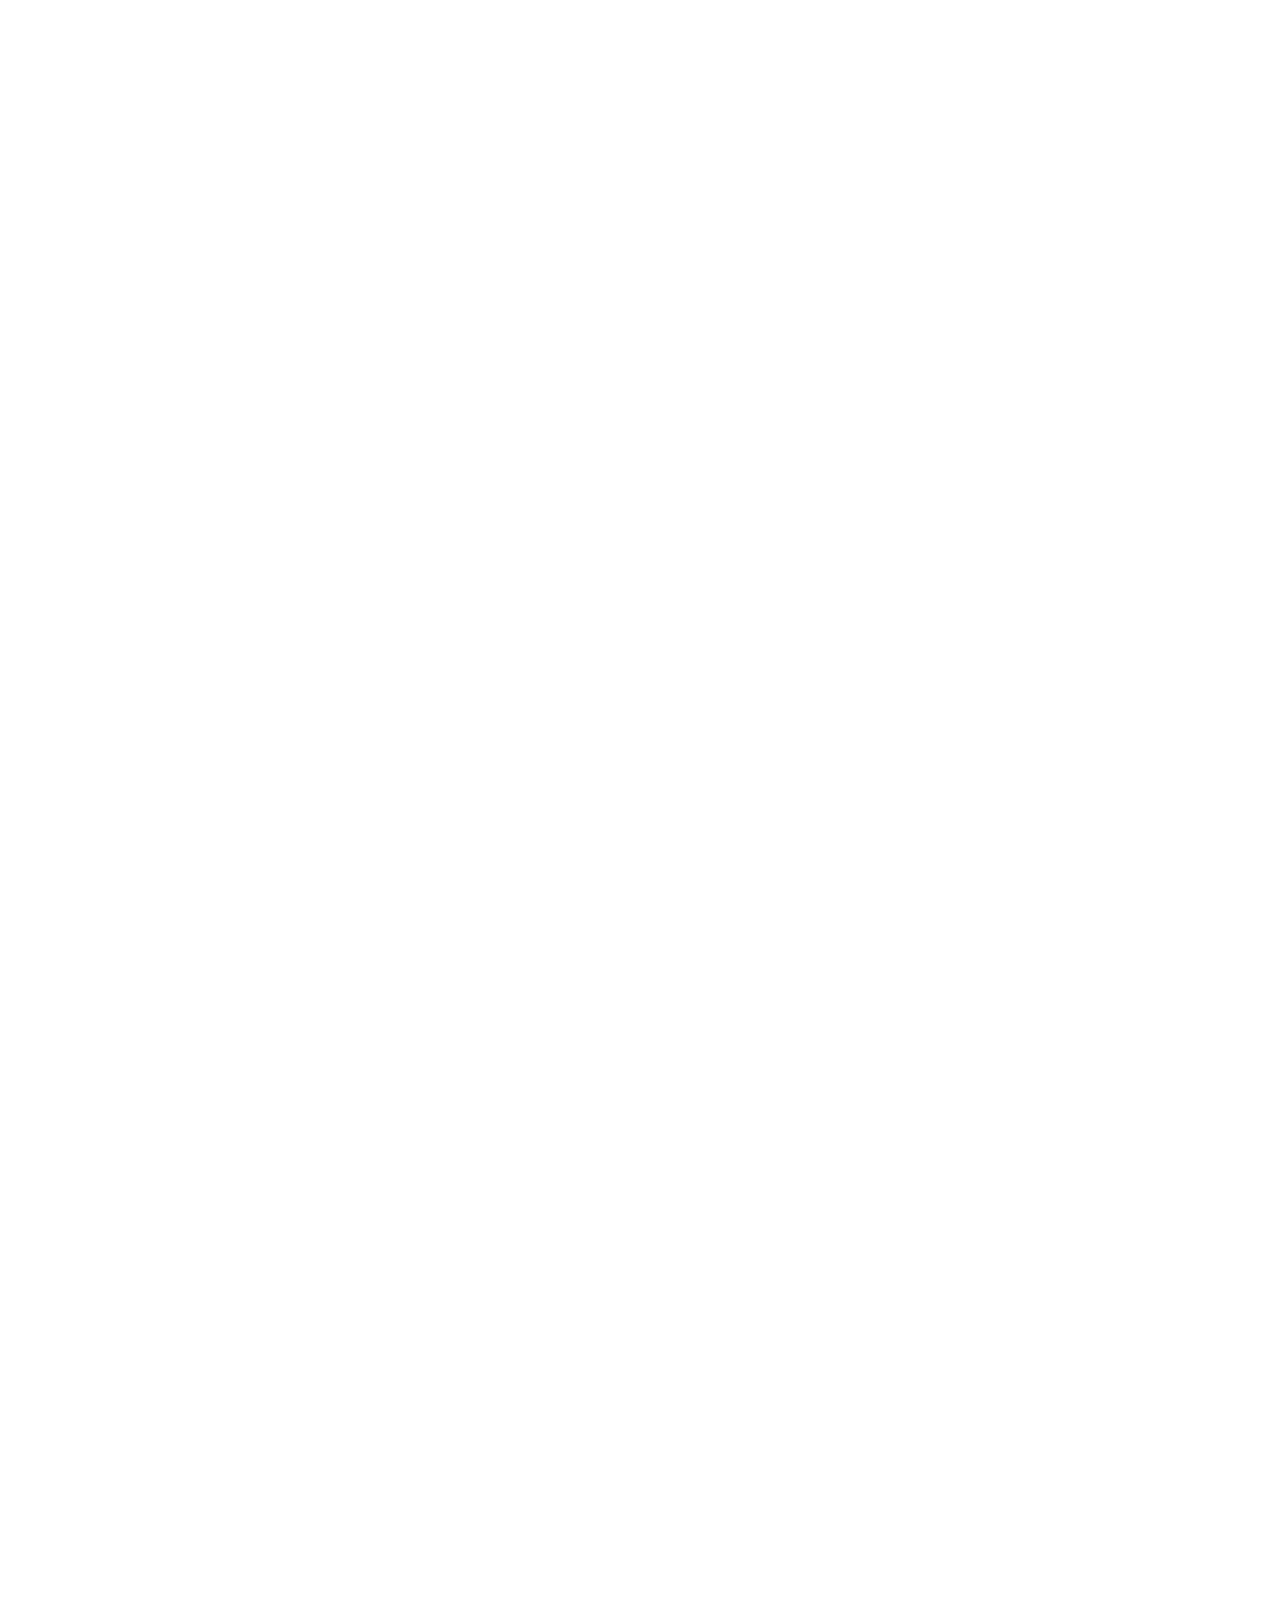
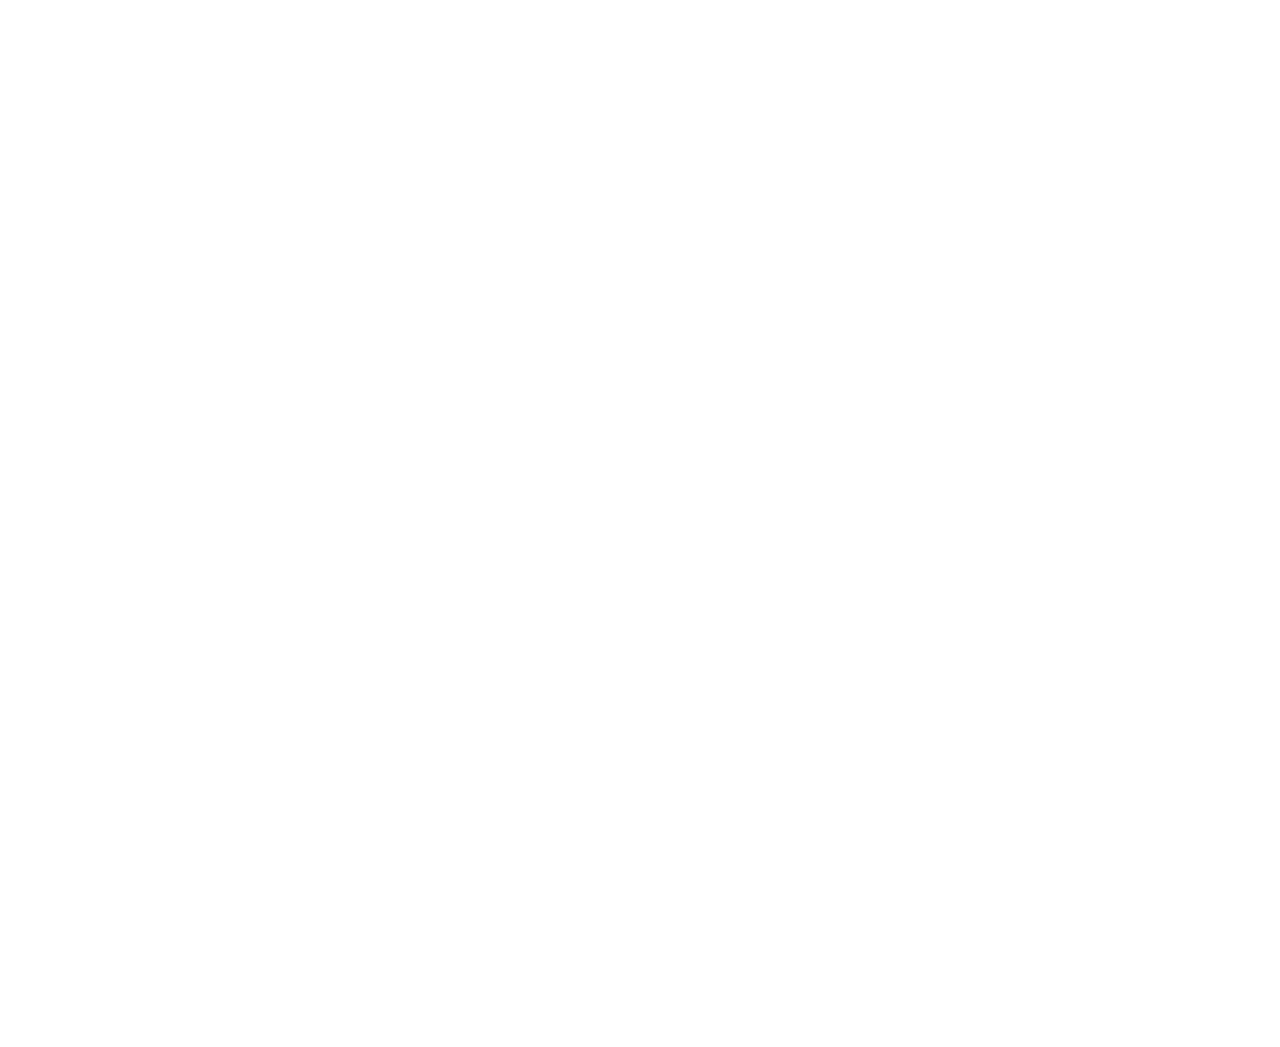
<file: page1.html>
<!DOCTYPE html>
<html>
<head>
  <!-- Site made with Mobirise Website Builder v3.12.1, https://mobirise.com -->
  <meta charset="UTF-8">
  <meta http-equiv="X-UA-Compatible" content="IE=edge">
  <meta name="generator" content="Mobirise v3.12.1, mobirise.com">
  <meta name="viewport" content="width=device-width, initial-scale=1">
  <link rel="shortcut icon" href="assets/images/logo.png" type="image/x-icon">
  <meta name="description" content="Web Page Builder Description">
  <title>Web Page Builder Title</title>
  <link rel="stylesheet" href="https://fonts.googleapis.com/css?family=Lora:400,700,400italic,700italic&amp;subset=latin">
  <link rel="stylesheet" href="https://fonts.googleapis.com/css?family=Montserrat:400,700">
  <link rel="stylesheet" href="https://fonts.googleapis.com/css?family=Raleway:100,100i,200,200i,300,300i,400,400i,500,500i,600,600i,700,700i,800,800i,900,900i">
  <link rel="stylesheet" href="assets/bootstrap-material-design-font/css/material.css">
  <link rel="stylesheet" href="assets/tether/tether.min.css">
  <link rel="stylesheet" href="assets/bootstrap/css/bootstrap.min.css">
  <link rel="stylesheet" href="assets/animate.css/animate.min.css">
  <link rel="stylesheet" href="assets/theme/css/style.css">
  <link rel="stylesheet" href="assets/mobirise/css/mbr-additional.css" type="text/css">
  
  
  
</head>
<body>
<section class="mbr-section mbr-section-nopadding mbr-figure--caption-outside-bottom" id="image1-c">
    <div class="mbr-figure">
        <div><img src="assets/images/17388886-284261755337178-4754405192859055966-o-1400x1979.jpg"></div>
        
    </div>
</section>

<section class="engine"><a rel="external" href="https://mobirise.com">Mobirise</a></section><section class="mbr-section mbr-section-nopadding mbr-figure--caption-outside-bottom" id="image1-d">
    <div class="mbr-figure">
        <div><img src="assets/images/17390654-284261762003844-7754348016077677595-o-1400x1979.jpg"></div>
        
    </div>
</section>

<section class="mbr-section mbr-section-nopadding mbr-figure--caption-outside-bottom" id="image1-e">
    <div class="mbr-figure">
        <div><img src="assets/images/17239624-284261805337173-547233986725409224-o-1400x1979.jpg"></div>
        
    </div>
</section>

<section class="mbr-section mbr-section-nopadding mbr-figure--caption-outside-bottom" id="image1-f">
    <div class="mbr-figure">
        <div><img src="assets/images/17390796-284261765337177-8219008768838667586-o-1400x1979.jpg"></div>
        
    </div>
</section>

<section class="mbr-section mbr-section-nopadding mbr-figure--caption-outside-bottom" id="image1-g">
    <div class="mbr-figure">
        <div><img src="assets/images/17436264-284261808670506-7518264779594707682-o-1400x1979.jpg"></div>
        <div class="mbr-figure-caption mbr-figure-caption-over">
            <div class="container"></div>
        </div>
    </div>
</section>


  <script src="assets/web/assets/jquery/jquery.min.js"></script>
  <script src="assets/tether/tether.min.js"></script>
  <script src="assets/bootstrap/js/bootstrap.min.js"></script>
  <script src="assets/smooth-scroll/smooth-scroll.js"></script>
  <script src="assets/viewport-checker/jquery.viewportchecker.js"></script>
  <script src="assets/theme/js/script.js"></script>
  
  
  <input name="animation" type="hidden">
  </body>
</html>
</file>
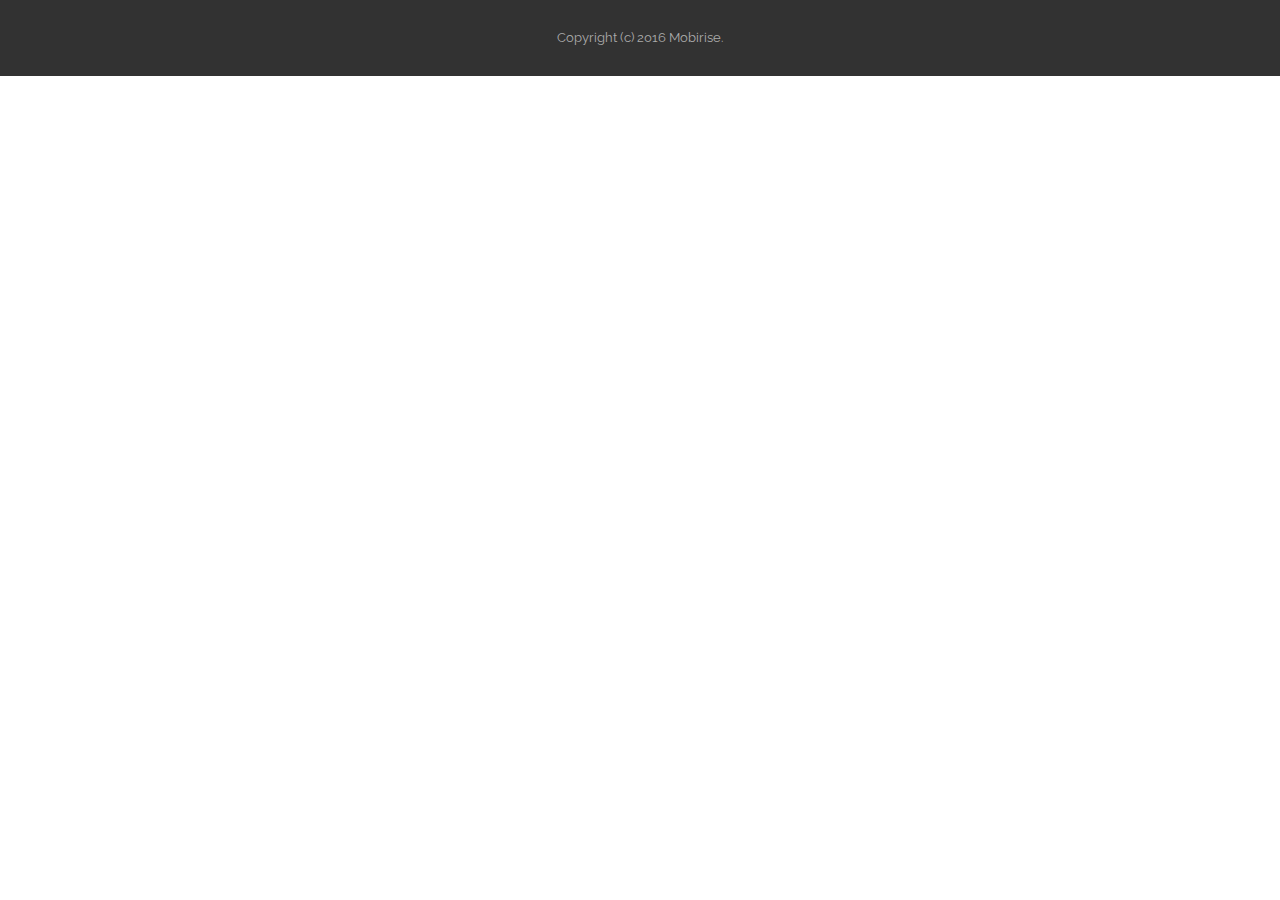
<file: page3.html>
<!DOCTYPE html>
<html>
<head>
  <!-- Site made with Mobirise Website Builder v4.2.4, https://mobirise.com -->
  <meta charset="UTF-8">
  <meta http-equiv="X-UA-Compatible" content="IE=edge">
  <meta name="generator" content="Mobirise v4.2.4, mobirise.com">
  <meta name="viewport" content="width=device-width, initial-scale=1">
  <link rel="shortcut icon" href="assets/images/logo.png" type="image/x-icon">
  <meta name="description" content="Website Generator Description">
  <title>Page 3</title>
  <link rel="stylesheet" href="https://fonts.googleapis.com/css?family=Montserrat:400,700">
  <link rel="stylesheet" href="https://fonts.googleapis.com/css?family=Raleway:100,100i,200,200i,300,300i,400,400i,500,500i,600,600i,700,700i,800,800i,900,900i">
  <link rel="stylesheet" href="assets/bootstrap-material-design-font/css/material.css">
  <link rel="stylesheet" href="https://fonts.googleapis.com/css?family=Lora:400,700,400italic,700italic&subset=latin">
  <link rel="stylesheet" href="assets/tether/tether.min.css">
  <link rel="stylesheet" href="assets/bootstrap/css/bootstrap.min.css">
  <link rel="stylesheet" href="assets/animate.css/animate.min.css">
  <link rel="stylesheet" href="assets/theme/css/style.css">
  <link rel="stylesheet" href="assets/mobirise/css/mbr-additional.css" type="text/css">
  
  
  
</head>
<body>
<footer class="mbr-small-footer mbr-section mbr-section-nopadding" id="footer1-i" data-rv-view="9" style="background-color: rgb(50, 50, 50); padding-top: 1.75rem; padding-bottom: 1.75rem;">
    
    <div class="container text-xs-center">
        <p>Copyright (c) 2016 Mobirise.</p>
    </div>
</footer>


  <script src="assets/web/assets/jquery/jquery.min.js"></script>
  <script src="assets/tether/tether.min.js"></script>
  <script src="assets/bootstrap/js/bootstrap.min.js"></script>
  <script src="assets/smooth-scroll/smooth-scroll.js"></script>
  <script src="assets/viewport-checker/jquery.viewportchecker.js"></script>
  <script src="assets/theme/js/script.js"></script>
  
  
  <input name="animation" type="hidden">
  </body>
</html>
</file>
<file: assets/bootstrap-material-design-font/css/material.css>
@font-face {
  font-family: 'Material-Design-Icons';
  src: url('../fonts/Material-Design-Icons.eot?3ocs8m');
  src: url('../fonts/Material-Design-Icons.eot?#iefix3ocs8m') format('embedded-opentype'), url('../fonts/Material-Design-Icons.woff?3ocs8m') format('woff'), url('../fonts/Material-Design-Icons.ttf?3ocs8m') format('truetype'), url('../fonts/Material-Design-Icons.svg?3ocs8m#Material-Design-Icons') format('svg');
  font-weight: normal;
  font-style: normal;
}
[class^="mdi-"],
[class*="mdi-"] {
  speak: none;
  display: inline-block;
  font-style: normal;
  font-variant:normal;
  font-weight:normal;
  /*font-size:24px;*/
  line-height:1;
  font-family:'Material-Design-Icons' !important;
  text-rendering: auto;
  
  -webkit-font-smoothing: antialiased;
  -moz-osx-font-smoothing: grayscale;
  -webkit-transform: translate(0, 0);
      -ms-transform: translate(0, 0);
          transform: translate(0, 0);
}
[class^="mdi-"]:before,
[class*="mdi-"]:before {
  display: inline-block;
  speak: none;
  text-decoration: inherit;
}
[class^="mdi-"].pull-left,
[class*="mdi-"].pull-left {
  margin-right: .3em;
}
[class^="mdi-"].pull-right,
[class*="mdi-"].pull-right {
  margin-left: .3em;
}
[class^="mdi-"].mdi-lg:before,
[class*="mdi-"].mdi-lg:before,
[class^="mdi-"].mdi-lg:after,
[class*="mdi-"].mdi-lg:after {
  font-size: 1.33333333em;
  line-height: 0.75em;
  vertical-align: -15%;
}
[class^="mdi-"].mdi-2x:before,
[class*="mdi-"].mdi-2x:before,
[class^="mdi-"].mdi-2x:after,
[class*="mdi-"].mdi-2x:after {
  font-size: 2em;
}
[class^="mdi-"].mdi-3x:before,
[class*="mdi-"].mdi-3x:before,
[class^="mdi-"].mdi-3x:after,
[class*="mdi-"].mdi-3x:after {
  font-size: 3em;
}
[class^="mdi-"].mdi-4x:before,
[class*="mdi-"].mdi-4x:before,
[class^="mdi-"].mdi-4x:after,
[class*="mdi-"].mdi-4x:after {
  font-size: 4em;
}
[class^="mdi-"].mdi-5x:before,
[class*="mdi-"].mdi-5x:before,
[class^="mdi-"].mdi-5x:after,
[class*="mdi-"].mdi-5x:after {
  font-size: 5em;
}
[class^="mdi-device-signal-cellular-"]:after,
[class^="mdi-device-battery-"]:after,
[class^="mdi-device-battery-charging-"]:after,
[class^="mdi-device-signal-cellular-connected-no-internet-"]:after,
[class^="mdi-device-signal-wifi-"]:after,
[class^="mdi-device-signal-wifi-statusbar-not-connected"]:after,
.mdi-device-network-wifi:after {
  opacity: .3;
  position: absolute;
  left: 0;
  top: 0;
  z-index: 1;
  display: inline-block;
  speak: none;
  text-decoration: inherit;
}
[class^="mdi-device-signal-cellular-"]:after {
  content: "\e758";
}
[class^="mdi-device-battery-"]:after {
  content: "\e735";
}
[class^="mdi-device-battery-charging-"]:after {
  content: "\e733";
}
[class^="mdi-device-signal-cellular-connected-no-internet-"]:after {
  content: "\e75d";
}
[class^="mdi-device-signal-wifi-"]:after,
.mdi-device-network-wifi:after {
  content: "\e765";
}
[class^="mdi-device-signal-wifi-statusbasr-not-connected"]:after {
  content: "\e8f7";
}
.mdi-device-signal-cellular-off:after,
.mdi-device-signal-cellular-null:after,
.mdi-device-signal-cellular-no-sim:after,
.mdi-device-signal-wifi-off:after,
.mdi-device-signal-wifi-4-bar:after,
.mdi-device-signal-cellular-4-bar:after,
.mdi-device-battery-alert:after,
.mdi-device-signal-cellular-connected-no-internet-4-bar:after,
.mdi-device-battery-std:after,
.mdi-device-battery-full .mdi-device-battery-unknown:after {
  content: "";
}
.mdi-fw {
  width: 1.28571429em;
  text-align: center;
}
.mdi-ul {
  padding-left: 0;
  margin-left: 2.14285714em;
  list-style-type: none;
}
.mdi-ul > li {
  position: relative;
}
.mdi-li {
  position: absolute;
  left: -2.14285714em;
  width: 2.14285714em;
  top: 0.14285714em;
  text-align: center;
}
.mdi-li.mdi-lg {
  left: -1.85714286em;
}
.mdi-border {
  padding: .2em .25em .15em;
  border: solid 0.08em #eeeeee;
  border-radius: .1em;
}
.mdi-spin {
  -webkit-animation: mdi-spin 2s infinite linear;
  animation: mdi-spin 2s infinite linear;
  -webkit-transform-origin: 50% 50%;
  -ms-transform-origin: 50% 50%;
      transform-origin: 50% 50%;
}
.mdi-pulse {
  -webkit-animation: mdi-spin 1s steps(8) infinite;
  animation: mdi-spin 1s steps(8) infinite;
  -webkit-transform-origin: 50% 50%;
  -ms-transform-origin: 50% 50%;
      transform-origin: 50% 50%;
}
@-webkit-keyframes mdi-spin {
  0% {
    -webkit-transform: rotate(0deg);
    transform: rotate(0deg);
  }
  100% {
    -webkit-transform: rotate(359deg);
    transform: rotate(359deg);
  }
}
@keyframes mdi-spin {
  0% {
    -webkit-transform: rotate(0deg);
    transform: rotate(0deg);
  }
  100% {
    -webkit-transform: rotate(359deg);
    transform: rotate(359deg);
  }
}
.mdi-rotate-90 {
  filter: progid:DXImageTransform.Microsoft.BasicImage(rotation=1);
  -webkit-transform: rotate(90deg);
  -ms-transform: rotate(90deg);
  transform: rotate(90deg);
}
.mdi-rotate-180 {
  filter: progid:DXImageTransform.Microsoft.BasicImage(rotation=2);
  -webkit-transform: rotate(180deg);
  -ms-transform: rotate(180deg);
  transform: rotate(180deg);
}
.mdi-rotate-270 {
  filter: progid:DXImageTransform.Microsoft.BasicImage(rotation=3);
  -webkit-transform: rotate(270deg);
  -ms-transform: rotate(270deg);
  transform: rotate(270deg);
}
.mdi-flip-horizontal {
  filter: progid:DXImageTransform.Microsoft.BasicImage(rotation=0, mirror=1);
  -webkit-transform: scale(-1, 1);
  -ms-transform: scale(-1, 1);
  transform: scale(-1, 1);
}
.mdi-flip-vertical {
  filter: progid:DXImageTransform.Microsoft.BasicImage(rotation=2, mirror=1);
  -webkit-transform: scale(1, -1);
  -ms-transform: scale(1, -1);
  transform: scale(1, -1);
}
:root .mdi-rotate-90,
:root .mdi-rotate-180,
:root .mdi-rotate-270,
:root .mdi-flip-horizontal,
:root .mdi-flip-vertical {
  -webkit-filter: none;
          filter: none;
}
.mdi-stack {
  position: relative;
  display: inline-block;
  width: 2em;
  height: 2em;
  line-height: 2em;
  vertical-align: middle;
}
.mdi-stack-1x,
.mdi-stack-2x {
  position: absolute;
  left: 0;
  width: 100%;
  text-align: center;
}
.mdi-stack-1x {
  line-height: inherit;
}
.mdi-stack-2x {
  font-size: 2em;
}
.mdi-inverse {
  color: #ffffff;
}
/* Start Icons */
.mdi-action-3d-rotation:before {
  content: "\e600";
}
.mdi-action-accessibility:before {
  content: "\e601";
}
.mdi-action-account-balance-wallet:before {
  content: "\e602";
}
.mdi-action-account-balance:before {
  content: "\e603";
}
.mdi-action-account-box:before {
  content: "\e604";
}
.mdi-action-account-child:before {
  content: "\e605";
}
.mdi-action-account-circle:before {
  content: "\e606";
}
.mdi-action-add-shopping-cart:before {
  content: "\e607";
}
.mdi-action-alarm-add:before {
  content: "\e608";
}
.mdi-action-alarm-off:before {
  content: "\e609";
}
.mdi-action-alarm-on:before {
  content: "\e60a";
}
.mdi-action-alarm:before {
  content: "\e60b";
}
.mdi-action-android:before {
  content: "\e60c";
}
.mdi-action-announcement:before {
  content: "\e60d";
}
.mdi-action-aspect-ratio:before {
  content: "\e60e";
}
.mdi-action-assessment:before {
  content: "\e60f";
}
.mdi-action-assignment-ind:before {
  content: "\e610";
}
.mdi-action-assignment-late:before {
  content: "\e611";
}
.mdi-action-assignment-return:before {
  content: "\e612";
}
.mdi-action-assignment-returned:before {
  content: "\e613";
}
.mdi-action-assignment-turned-in:before {
  content: "\e614";
}
.mdi-action-assignment:before {
  content: "\e615";
}
.mdi-action-autorenew:before {
  content: "\e616";
}
.mdi-action-backup:before {
  content: "\e617";
}
.mdi-action-book:before {
  content: "\e618";
}
.mdi-action-bookmark-outline:before {
  content: "\e619";
}
.mdi-action-bookmark:before {
  content: "\e61a";
}
.mdi-action-bug-report:before {
  content: "\e61b";
}
.mdi-action-cached:before {
  content: "\e61c";
}
.mdi-action-check-circle:before {
  content: "\e61d";
}
.mdi-action-class:before {
  content: "\e61e";
}
.mdi-action-credit-card:before {
  content: "\e61f";
}
.mdi-action-dashboard:before {
  content: "\e620";
}
.mdi-action-delete:before {
  content: "\e621";
}
.mdi-action-description:before {
  content: "\e622";
}
.mdi-action-dns:before {
  content: "\e623";
}
.mdi-action-done-all:before {
  content: "\e624";
}
.mdi-action-done:before {
  content: "\e625";
}
.mdi-action-event:before {
  content: "\e626";
}
.mdi-action-exit-to-app:before {
  content: "\e627";
}
.mdi-action-explore:before {
  content: "\e628";
}
.mdi-action-extension:before {
  content: "\e629";
}
.mdi-action-face-unlock:before {
  content: "\e62a";
}
.mdi-action-favorite-outline:before {
  content: "\e62b";
}
.mdi-action-favorite:before {
  content: "\e62c";
}
.mdi-action-find-in-page:before {
  content: "\e62d";
}
.mdi-action-find-replace:before {
  content: "\e62e";
}
.mdi-action-flip-to-back:before {
  content: "\e62f";
}
.mdi-action-flip-to-front:before {
  content: "\e630";
}
.mdi-action-get-app:before {
  content: "\e631";
}
.mdi-action-grade:before {
  content: "\e632";
}
.mdi-action-group-work:before {
  content: "\e633";
}
.mdi-action-help:before {
  content: "\e634";
}
.mdi-action-highlight-remove:before {
  content: "\e635";
}
.mdi-action-history:before {
  content: "\e636";
}
.mdi-action-home:before {
  content: "\e637";
}
.mdi-action-https:before {
  content: "\e638";
}
.mdi-action-info-outline:before {
  content: "\e639";
}
.mdi-action-info:before {
  content: "\e63a";
}
.mdi-action-input:before {
  content: "\e63b";
}
.mdi-action-invert-colors:before {
  content: "\e63c";
}
.mdi-action-label-outline:before {
  content: "\e63d";
}
.mdi-action-label:before {
  content: "\e63e";
}
.mdi-action-language:before {
  content: "\e63f";
}
.mdi-action-launch:before {
  content: "\e640";
}
.mdi-action-list:before {
  content: "\e641";
}
.mdi-action-lock-open:before {
  content: "\e642";
}
.mdi-action-lock-outline:before {
  content: "\e643";
}
.mdi-action-lock:before {
  content: "\e644";
}
.mdi-action-loyalty:before {
  content: "\e645";
}
.mdi-action-markunread-mailbox:before {
  content: "\e646";
}
.mdi-action-note-add:before {
  content: "\e647";
}
.mdi-action-open-in-browser:before {
  content: "\e648";
}
.mdi-action-open-in-new:before {
  content: "\e649";
}
.mdi-action-open-with:before {
  content: "\e64a";
}
.mdi-action-pageview:before {
  content: "\e64b";
}
.mdi-action-payment:before {
  content: "\e64c";
}
.mdi-action-perm-camera-mic:before {
  content: "\e64d";
}
.mdi-action-perm-contact-cal:before {
  content: "\e64e";
}
.mdi-action-perm-data-setting:before {
  content: "\e64f";
}
.mdi-action-perm-device-info:before {
  content: "\e650";
}
.mdi-action-perm-identity:before {
  content: "\e651";
}
.mdi-action-perm-media:before {
  content: "\e652";
}
.mdi-action-perm-phone-msg:before {
  content: "\e653";
}
.mdi-action-perm-scan-wifi:before {
  content: "\e654";
}
.mdi-action-picture-in-picture:before {
  content: "\e655";
}
.mdi-action-polymer:before {
  content: "\e656";
}
.mdi-action-print:before {
  content: "\e657";
}
.mdi-action-query-builder:before {
  content: "\e658";
}
.mdi-action-question-answer:before {
  content: "\e659";
}
.mdi-action-receipt:before {
  content: "\e65a";
}
.mdi-action-redeem:before {
  content: "\e65b";
}
.mdi-action-reorder:before {
  content: "\e65c";
}
.mdi-action-report-problem:before {
  content: "\e65d";
}
.mdi-action-restore:before {
  content: "\e65e";
}
.mdi-action-room:before {
  content: "\e65f";
}
.mdi-action-schedule:before {
  content: "\e660";
}
.mdi-action-search:before {
  content: "\e661";
}
.mdi-action-settings-applications:before {
  content: "\e662";
}
.mdi-action-settings-backup-restore:before {
  content: "\e663";
}
.mdi-action-settings-bluetooth:before {
  content: "\e664";
}
.mdi-action-settings-cell:before {
  content: "\e665";
}
.mdi-action-settings-display:before {
  content: "\e666";
}
.mdi-action-settings-ethernet:before {
  content: "\e667";
}
.mdi-action-settings-input-antenna:before {
  content: "\e668";
}
.mdi-action-settings-input-component:before {
  content: "\e669";
}
.mdi-action-settings-input-composite:before {
  content: "\e66a";
}
.mdi-action-settings-input-hdmi:before {
  content: "\e66b";
}
.mdi-action-settings-input-svideo:before {
  content: "\e66c";
}
.mdi-action-settings-overscan:before {
  content: "\e66d";
}
.mdi-action-settings-phone:before {
  content: "\e66e";
}
.mdi-action-settings-power:before {
  content: "\e66f";
}
.mdi-action-settings-remote:before {
  content: "\e670";
}
.mdi-action-settings-voice:before {
  content: "\e671";
}
.mdi-action-settings:before {
  content: "\e672";
}
.mdi-action-shop-two:before {
  content: "\e673";
}
.mdi-action-shop:before {
  content: "\e674";
}
.mdi-action-shopping-basket:before {
  content: "\e675";
}
.mdi-action-shopping-cart:before {
  content: "\e676";
}
.mdi-action-speaker-notes:before {
  content: "\e677";
}
.mdi-action-spellcheck:before {
  content: "\e678";
}
.mdi-action-star-rate:before {
  content: "\e679";
}
.mdi-action-stars:before {
  content: "\e67a";
}
.mdi-action-store:before {
  content: "\e67b";
}
.mdi-action-subject:before {
  content: "\e67c";
}
.mdi-action-supervisor-account:before {
  content: "\e67d";
}
.mdi-action-swap-horiz:before {
  content: "\e67e";
}
.mdi-action-swap-vert-circle:before {
  content: "\e67f";
}
.mdi-action-swap-vert:before {
  content: "\e680";
}
.mdi-action-system-update-tv:before {
  content: "\e681";
}
.mdi-action-tab-unselected:before {
  content: "\e682";
}
.mdi-action-tab:before {
  content: "\e683";
}
.mdi-action-theaters:before {
  content: "\e684";
}
.mdi-action-thumb-down:before {
  content: "\e685";
}
.mdi-action-thumb-up:before {
  content: "\e686";
}
.mdi-action-thumbs-up-down:before {
  content: "\e687";
}
.mdi-action-toc:before {
  content: "\e688";
}
.mdi-action-today:before {
  content: "\e689";
}
.mdi-action-track-changes:before {
  content: "\e68a";
}
.mdi-action-translate:before {
  content: "\e68b";
}
.mdi-action-trending-down:before {
  content: "\e68c";
}
.mdi-action-trending-neutral:before {
  content: "\e68d";
}
.mdi-action-trending-up:before {
  content: "\e68e";
}
.mdi-action-turned-in-not:before {
  content: "\e68f";
}
.mdi-action-turned-in:before {
  content: "\e690";
}
.mdi-action-verified-user:before {
  content: "\e691";
}
.mdi-action-view-agenda:before {
  content: "\e692";
}
.mdi-action-view-array:before {
  content: "\e693";
}
.mdi-action-view-carousel:before {
  content: "\e694";
}
.mdi-action-view-column:before {
  content: "\e695";
}
.mdi-action-view-day:before {
  content: "\e696";
}
.mdi-action-view-headline:before {
  content: "\e697";
}
.mdi-action-view-list:before {
  content: "\e698";
}
.mdi-action-view-module:before {
  content: "\e699";
}
.mdi-action-view-quilt:before {
  content: "\e69a";
}
.mdi-action-view-stream:before {
  content: "\e69b";
}
.mdi-action-view-week:before {
  content: "\e69c";
}
.mdi-action-visibility-off:before {
  content: "\e69d";
}
.mdi-action-visibility:before {
  content: "\e69e";
}
.mdi-action-wallet-giftcard:before {
  content: "\e69f";
}
.mdi-action-wallet-membership:before {
  content: "\e6a0";
}
.mdi-action-wallet-travel:before {
  content: "\e6a1";
}
.mdi-action-work:before {
  content: "\e6a2";
}
.mdi-alert-error:before {
  content: "\e6a3";
}
.mdi-alert-warning:before {
  content: "\e6a4";
}
.mdi-av-album:before {
  content: "\e6a5";
}
.mdi-av-closed-caption:before {
  content: "\e6a6";
}
.mdi-av-equalizer:before {
  content: "\e6a7";
}
.mdi-av-explicit:before {
  content: "\e6a8";
}
.mdi-av-fast-forward:before {
  content: "\e6a9";
}
.mdi-av-fast-rewind:before {
  content: "\e6aa";
}
.mdi-av-games:before {
  content: "\e6ab";
}
.mdi-av-hearing:before {
  content: "\e6ac";
}
.mdi-av-high-quality:before {
  content: "\e6ad";
}
.mdi-av-loop:before {
  content: "\e6ae";
}
.mdi-av-mic-none:before {
  content: "\e6af";
}
.mdi-av-mic-off:before {
  content: "\e6b0";
}
.mdi-av-mic:before {
  content: "\e6b1";
}
.mdi-av-movie:before {
  content: "\e6b2";
}
.mdi-av-my-library-add:before {
  content: "\e6b3";
}
.mdi-av-my-library-books:before {
  content: "\e6b4";
}
.mdi-av-my-library-music:before {
  content: "\e6b5";
}
.mdi-av-new-releases:before {
  content: "\e6b6";
}
.mdi-av-not-interested:before {
  content: "\e6b7";
}
.mdi-av-pause-circle-fill:before {
  content: "\e6b8";
}
.mdi-av-pause-circle-outline:before {
  content: "\e6b9";
}
.mdi-av-pause:before {
  content: "\e6ba";
}
.mdi-av-play-arrow:before {
  content: "\e6bb";
}
.mdi-av-play-circle-fill:before {
  content: "\e6bc";
}
.mdi-av-play-circle-outline:before {
  content: "\e6bd";
}
.mdi-av-play-shopping-bag:before {
  content: "\e6be";
}
.mdi-av-playlist-add:before {
  content: "\e6bf";
}
.mdi-av-queue-music:before {
  content: "\e6c0";
}
.mdi-av-queue:before {
  content: "\e6c1";
}
.mdi-av-radio:before {
  content: "\e6c2";
}
.mdi-av-recent-actors:before {
  content: "\e6c3";
}
.mdi-av-repeat-one:before {
  content: "\e6c4";
}
.mdi-av-repeat:before {
  content: "\e6c5";
}
.mdi-av-replay:before {
  content: "\e6c6";
}
.mdi-av-shuffle:before {
  content: "\e6c7";
}
.mdi-av-skip-next:before {
  content: "\e6c8";
}
.mdi-av-skip-previous:before {
  content: "\e6c9";
}
.mdi-av-snooze:before {
  content: "\e6ca";
}
.mdi-av-stop:before {
  content: "\e6cb";
}
.mdi-av-subtitles:before {
  content: "\e6cc";
}
.mdi-av-surround-sound:before {
  content: "\e6cd";
}
.mdi-av-timer:before {
  content: "\e6ce";
}
.mdi-av-video-collection:before {
  content: "\e6cf";
}
.mdi-av-videocam-off:before {
  content: "\e6d0";
}
.mdi-av-videocam:before {
  content: "\e6d1";
}
.mdi-av-volume-down:before {
  content: "\e6d2";
}
.mdi-av-volume-mute:before {
  content: "\e6d3";
}
.mdi-av-volume-off:before {
  content: "\e6d4";
}
.mdi-av-volume-up:before {
  content: "\e6d5";
}
.mdi-av-web:before {
  content: "\e6d6";
}
.mdi-communication-business:before {
  content: "\e6d7";
}
.mdi-communication-call-end:before {
  content: "\e6d8";
}
.mdi-communication-call-made:before {
  content: "\e6d9";
}
.mdi-communication-call-merge:before {
  content: "\e6da";
}
.mdi-communication-call-missed:before {
  content: "\e6db";
}
.mdi-communication-call-received:before {
  content: "\e6dc";
}
.mdi-communication-call-split:before {
  content: "\e6dd";
}
.mdi-communication-call:before {
  content: "\e6de";
}
.mdi-communication-chat:before {
  content: "\e6df";
}
.mdi-communication-clear-all:before {
  content: "\e6e0";
}
.mdi-communication-comment:before {
  content: "\e6e1";
}
.mdi-communication-contacts:before {
  content: "\e6e2";
}
.mdi-communication-dialer-sip:before {
  content: "\e6e3";
}
.mdi-communication-dialpad:before {
  content: "\e6e4";
}
.mdi-communication-dnd-on:before {
  content: "\e6e5";
}
.mdi-communication-email:before {
  content: "\e6e6";
}
.mdi-communication-forum:before {
  content: "\e6e7";
}
.mdi-communication-import-export:before {
  content: "\e6e8";
}
.mdi-communication-invert-colors-off:before {
  content: "\e6e9";
}
.mdi-communication-invert-colors-on:before {
  content: "\e6ea";
}
.mdi-communication-live-help:before {
  content: "\e6eb";
}
.mdi-communication-location-off:before {
  content: "\e6ec";
}
.mdi-communication-location-on:before {
  content: "\e6ed";
}
.mdi-communication-message:before {
  content: "\e6ee";
}
.mdi-communication-messenger:before {
  content: "\e6ef";
}
.mdi-communication-no-sim:before {
  content: "\e6f0";
}
.mdi-communication-phone:before {
  content: "\e6f1";
}
.mdi-communication-portable-wifi-off:before {
  content: "\e6f2";
}
.mdi-communication-quick-contacts-dialer:before {
  content: "\e6f3";
}
.mdi-communication-quick-contacts-mail:before {
  content: "\e6f4";
}
.mdi-communication-ring-volume:before {
  content: "\e6f5";
}
.mdi-communication-stay-current-landscape:before {
  content: "\e6f6";
}
.mdi-communication-stay-current-portrait:before {
  content: "\e6f7";
}
.mdi-communication-stay-primary-landscape:before {
  content: "\e6f8";
}
.mdi-communication-stay-primary-portrait:before {
  content: "\e6f9";
}
.mdi-communication-swap-calls:before {
  content: "\e6fa";
}
.mdi-communication-textsms:before {
  content: "\e6fb";
}
.mdi-communication-voicemail:before {
  content: "\e6fc";
}
.mdi-communication-vpn-key:before {
  content: "\e6fd";
}
.mdi-content-add-box:before {
  content: "\e6fe";
}
.mdi-content-add-circle-outline:before {
  content: "\e6ff";
}
.mdi-content-add-circle:before {
  content: "\e700";
}
.mdi-content-add:before {
  content: "\e701";
}
.mdi-content-archive:before {
  content: "\e702";
}
.mdi-content-backspace:before {
  content: "\e703";
}
.mdi-content-block:before {
  content: "\e704";
}
.mdi-content-clear:before {
  content: "\e705";
}
.mdi-content-content-copy:before {
  content: "\e706";
}
.mdi-content-content-cut:before {
  content: "\e707";
}
.mdi-content-content-paste:before {
  content: "\e708";
}
.mdi-content-create:before {
  content: "\e709";
}
.mdi-content-drafts:before {
  content: "\e70a";
}
.mdi-content-filter-list:before {
  content: "\e70b";
}
.mdi-content-flag:before {
  content: "\e70c";
}
.mdi-content-forward:before {
  content: "\e70d";
}
.mdi-content-gesture:before {
  content: "\e70e";
}
.mdi-content-inbox:before {
  content: "\e70f";
}
.mdi-content-link:before {
  content: "\e710";
}
.mdi-content-mail:before {
  content: "\e711";
}
.mdi-content-markunread:before {
  content: "\e712";
}
.mdi-content-redo:before {
  content: "\e713";
}
.mdi-content-remove-circle-outline:before {
  content: "\e714";
}
.mdi-content-remove-circle:before {
  content: "\e715";
}
.mdi-content-remove:before {
  content: "\e716";
}
.mdi-content-reply-all:before {
  content: "\e717";
}
.mdi-content-reply:before {
  content: "\e718";
}
.mdi-content-report:before {
  content: "\e719";
}
.mdi-content-save:before {
  content: "\e71a";
}
.mdi-content-select-all:before {
  content: "\e71b";
}
.mdi-content-send:before {
  content: "\e71c";
}
.mdi-content-sort:before {
  content: "\e71d";
}
.mdi-content-text-format:before {
  content: "\e71e";
}
.mdi-content-undo:before {
  content: "\e71f";
}
.mdi-editor-attach-file:before {
  content: "\e776";
}
.mdi-editor-attach-money:before {
  content: "\e777";
}
.mdi-editor-border-all:before {
  content: "\e778";
}
.mdi-editor-border-bottom:before {
  content: "\e779";
}
.mdi-editor-border-clear:before {
  content: "\e77a";
}
.mdi-editor-border-color:before {
  content: "\e77b";
}
.mdi-editor-border-horizontal:before {
  content: "\e77c";
}
.mdi-editor-border-inner:before {
  content: "\e77d";
}
.mdi-editor-border-left:before {
  content: "\e77e";
}
.mdi-editor-border-outer:before {
  content: "\e77f";
}
.mdi-editor-border-right:before {
  content: "\e780";
}
.mdi-editor-border-style:before {
  content: "\e781";
}
.mdi-editor-border-top:before {
  content: "\e782";
}
.mdi-editor-border-vertical:before {
  content: "\e783";
}
.mdi-editor-format-align-center:before {
  content: "\e784";
}
.mdi-editor-format-align-justify:before {
  content: "\e785";
}
.mdi-editor-format-align-left:before {
  content: "\e786";
}
.mdi-editor-format-align-right:before {
  content: "\e787";
}
.mdi-editor-format-bold:before {
  content: "\e788";
}
.mdi-editor-format-clear:before {
  content: "\e789";
}
.mdi-editor-format-color-fill:before {
  content: "\e78a";
}
.mdi-editor-format-color-reset:before {
  content: "\e78b";
}
.mdi-editor-format-color-text:before {
  content: "\e78c";
}
.mdi-editor-format-indent-decrease:before {
  content: "\e78d";
}
.mdi-editor-format-indent-increase:before {
  content: "\e78e";
}
.mdi-editor-format-italic:before {
  content: "\e78f";
}
.mdi-editor-format-line-spacing:before {
  content: "\e790";
}
.mdi-editor-format-list-bulleted:before {
  content: "\e791";
}
.mdi-editor-format-list-numbered:before {
  content: "\e792";
}
.mdi-editor-format-paint:before {
  content: "\e793";
}
.mdi-editor-format-quote:before {
  content: "\e794";
}
.mdi-editor-format-size:before {
  content: "\e795";
}
.mdi-editor-format-strikethrough:before {
  content: "\e796";
}
.mdi-editor-format-textdirection-l-to-r:before {
  content: "\e797";
}
.mdi-editor-format-textdirection-r-to-l:before {
  content: "\e798";
}
.mdi-editor-format-underline:before {
  content: "\e799";
}
.mdi-editor-functions:before {
  content: "\e79a";
}
.mdi-editor-insert-chart:before {
  content: "\e79b";
}
.mdi-editor-insert-comment:before {
  content: "\e79c";
}
.mdi-editor-insert-drive-file:before {
  content: "\e79d";
}
.mdi-editor-insert-emoticon:before {
  content: "\e79e";
}
.mdi-editor-insert-invitation:before {
  content: "\e79f";
}
.mdi-editor-insert-link:before {
  content: "\e7a0";
}
.mdi-editor-insert-photo:before {
  content: "\e7a1";
}
.mdi-editor-merge-type:before {
  content: "\e7a2";
}
.mdi-editor-mode-comment:before {
  content: "\e7a3";
}
.mdi-editor-mode-edit:before {
  content: "\e7a4";
}
.mdi-editor-publish:before {
  content: "\e7a5";
}
.mdi-editor-vertical-align-bottom:before {
  content: "\e7a6";
}
.mdi-editor-vertical-align-center:before {
  content: "\e7a7";
}
.mdi-editor-vertical-align-top:before {
  content: "\e7a8";
}
.mdi-editor-wrap-text:before {
  content: "\e7a9";
}
.mdi-file-attachment:before {
  content: "\e7aa";
}
.mdi-file-cloud-circle:before {
  content: "\e7ab";
}
.mdi-file-cloud-done:before {
  content: "\e7ac";
}
.mdi-file-cloud-download:before {
  content: "\e7ad";
}
.mdi-file-cloud-off:before {
  content: "\e7ae";
}
.mdi-file-cloud-queue:before {
  content: "\e7af";
}
.mdi-file-cloud-upload:before {
  content: "\e7b0";
}
.mdi-file-cloud:before {
  content: "\e7b1";
}
.mdi-file-file-download:before {
  content: "\e7b2";
}
.mdi-file-file-upload:before {
  content: "\e7b3";
}
.mdi-file-folder-open:before {
  content: "\e7b4";
}
.mdi-file-folder-shared:before {
  content: "\e7b5";
}
.mdi-file-folder:before {
  content: "\e7b6";
}
.mdi-device-access-alarm:before {
  content: "\e720";
}
.mdi-device-access-alarms:before {
  content: "\e721";
}
.mdi-device-access-time:before {
  content: "\e722";
}
.mdi-device-add-alarm:before {
  content: "\e723";
}
.mdi-device-airplanemode-off:before {
  content: "\e724";
}
.mdi-device-airplanemode-on:before {
  content: "\e725";
}
.mdi-device-battery-20:before {
  content: "\e726";
}
.mdi-device-battery-30:before {
  content: "\e727";
}
.mdi-device-battery-50:before {
  content: "\e728";
}
.mdi-device-battery-60:before {
  content: "\e729";
}
.mdi-device-battery-80:before {
  content: "\e72a";
}
.mdi-device-battery-90:before {
  content: "\e72b";
}
.mdi-device-battery-alert:before {
  content: "\e72c";
}
.mdi-device-battery-charging-20:before {
  content: "\e72d";
}
.mdi-device-battery-charging-30:before {
  content: "\e72e";
}
.mdi-device-battery-charging-50:before {
  content: "\e72f";
}
.mdi-device-battery-charging-60:before {
  content: "\e730";
}
.mdi-device-battery-charging-80:before {
  content: "\e731";
}
.mdi-device-battery-charging-90:before {
  content: "\e732";
}
.mdi-device-battery-charging-full:before {
  content: "\e733";
}
.mdi-device-battery-full:before {
  content: "\e734";
}
.mdi-device-battery-std:before {
  content: "\e735";
}
.mdi-device-battery-unknown:before {
  content: "\e736";
}
.mdi-device-bluetooth-connected:before {
  content: "\e737";
}
.mdi-device-bluetooth-disabled:before {
  content: "\e738";
}
.mdi-device-bluetooth-searching:before {
  content: "\e739";
}
.mdi-device-bluetooth:before {
  content: "\e73a";
}
.mdi-device-brightness-auto:before {
  content: "\e73b";
}
.mdi-device-brightness-high:before {
  content: "\e73c";
}
.mdi-device-brightness-low:before {
  content: "\e73d";
}
.mdi-device-brightness-medium:before {
  content: "\e73e";
}
.mdi-device-data-usage:before {
  content: "\e73f";
}
.mdi-device-developer-mode:before {
  content: "\e740";
}
.mdi-device-devices:before {
  content: "\e741";
}
.mdi-device-dvr:before {
  content: "\e742";
}
.mdi-device-gps-fixed:before {
  content: "\e743";
}
.mdi-device-gps-not-fixed:before {
  content: "\e744";
}
.mdi-device-gps-off:before {
  content: "\e745";
}
.mdi-device-location-disabled:before {
  content: "\e746";
}
.mdi-device-location-searching:before {
  content: "\e747";
}
.mdi-device-multitrack-audio:before {
  content: "\e748";
}
.mdi-device-network-cell:before {
  content: "\e749";
}
.mdi-device-network-wifi:before {
  content: "\e74a";
}
.mdi-device-nfc:before {
  content: "\e74b";
}
.mdi-device-now-wallpaper:before {
  content: "\e74c";
}
.mdi-device-now-widgets:before {
  content: "\e74d";
}
.mdi-device-screen-lock-landscape:before {
  content: "\e74e";
}
.mdi-device-screen-lock-portrait:before {
  content: "\e74f";
}
.mdi-device-screen-lock-rotation:before {
  content: "\e750";
}
.mdi-device-screen-rotation:before {
  content: "\e751";
}
.mdi-device-sd-storage:before {
  content: "\e752";
}
.mdi-device-settings-system-daydream:before {
  content: "\e753";
}
.mdi-device-signal-cellular-0-bar:before {
  content: "\e754";
}
.mdi-device-signal-cellular-1-bar:before {
  content: "\e755";
}
.mdi-device-signal-cellular-2-bar:before {
  content: "\e756";
}
.mdi-device-signal-cellular-3-bar:before {
  content: "\e757";
}
.mdi-device-signal-cellular-4-bar:before {
  content: "\e758";
}
.mdi-signal-wifi-statusbar-connected-no-internet-after:before {
  content: "\e8f6";
}
.mdi-device-signal-cellular-connected-no-internet-0-bar:before {
  content: "\e759";
}
.mdi-device-signal-cellular-connected-no-internet-1-bar:before {
  content: "\e75a";
}
.mdi-device-signal-cellular-connected-no-internet-2-bar:before {
  content: "\e75b";
}
.mdi-device-signal-cellular-connected-no-internet-3-bar:before {
  content: "\e75c";
}
.mdi-device-signal-cellular-connected-no-internet-4-bar:before {
  content: "\e75d";
}
.mdi-device-signal-cellular-no-sim:before {
  content: "\e75e";
}
.mdi-device-signal-cellular-null:before {
  content: "\e75f";
}
.mdi-device-signal-cellular-off:before {
  content: "\e760";
}
.mdi-device-signal-wifi-0-bar:before {
  content: "\e761";
}
.mdi-device-signal-wifi-1-bar:before {
  content: "\e762";
}
.mdi-device-signal-wifi-2-bar:before {
  content: "\e763";
}
.mdi-device-signal-wifi-3-bar:before {
  content: "\e764";
}
.mdi-device-signal-wifi-4-bar:before {
  content: "\e765";
}
.mdi-device-signal-wifi-off:before {
  content: "\e766";
}
.mdi-device-signal-wifi-statusbar-1-bar:before {
  content: "\e767";
}
.mdi-device-signal-wifi-statusbar-2-bar:before {
  content: "\e768";
}
.mdi-device-signal-wifi-statusbar-3-bar:before {
  content: "\e769";
}
.mdi-device-signal-wifi-statusbar-4-bar:before {
  content: "\e76a";
}
.mdi-device-signal-wifi-statusbar-connected-no-internet-:before {
  content: "\e76b";
}
.mdi-device-signal-wifi-statusbar-connected-no-internet:before {
  content: "\e76f";
}
.mdi-device-signal-wifi-statusbar-connected-no-internet-2:before {
  content: "\e76c";
}
.mdi-device-signal-wifi-statusbar-connected-no-internet-3:before {
  content: "\e76d";
}
.mdi-device-signal-wifi-statusbar-connected-no-internet-4:before {
  content: "\e76e";
}
.mdi-signal-wifi-statusbar-not-connected-after:before {
  content: "\e8f7";
}
.mdi-device-signal-wifi-statusbar-not-connected:before {
  content: "\e770";
}
.mdi-device-signal-wifi-statusbar-null:before {
  content: "\e771";
}
.mdi-device-storage:before {
  content: "\e772";
}
.mdi-device-usb:before {
  content: "\e773";
}
.mdi-device-wifi-lock:before {
  content: "\e774";
}
.mdi-device-wifi-tethering:before {
  content: "\e775";
}
.mdi-hardware-cast-connected:before {
  content: "\e7b7";
}
.mdi-hardware-cast:before {
  content: "\e7b8";
}
.mdi-hardware-computer:before {
  content: "\e7b9";
}
.mdi-hardware-desktop-mac:before {
  content: "\e7ba";
}
.mdi-hardware-desktop-windows:before {
  content: "\e7bb";
}
.mdi-hardware-dock:before {
  content: "\e7bc";
}
.mdi-hardware-gamepad:before {
  content: "\e7bd";
}
.mdi-hardware-headset-mic:before {
  content: "\e7be";
}
.mdi-hardware-headset:before {
  content: "\e7bf";
}
.mdi-hardware-keyboard-alt:before {
  content: "\e7c0";
}
.mdi-hardware-keyboard-arrow-down:before {
  content: "\e7c1";
}
.mdi-hardware-keyboard-arrow-left:before {
  content: "\e7c2";
}
.mdi-hardware-keyboard-arrow-right:before {
  content: "\e7c3";
}
.mdi-hardware-keyboard-arrow-up:before {
  content: "\e7c4";
}
.mdi-hardware-keyboard-backspace:before {
  content: "\e7c5";
}
.mdi-hardware-keyboard-capslock:before {
  content: "\e7c6";
}
.mdi-hardware-keyboard-control:before {
  content: "\e7c7";
}
.mdi-hardware-keyboard-hide:before {
  content: "\e7c8";
}
.mdi-hardware-keyboard-return:before {
  content: "\e7c9";
}
.mdi-hardware-keyboard-tab:before {
  content: "\e7ca";
}
.mdi-hardware-keyboard-voice:before {
  content: "\e7cb";
}
.mdi-hardware-keyboard:before {
  content: "\e7cc";
}
.mdi-hardware-laptop-chromebook:before {
  content: "\e7cd";
}
.mdi-hardware-laptop-mac:before {
  content: "\e7ce";
}
.mdi-hardware-laptop-windows:before {
  content: "\e7cf";
}
.mdi-hardware-laptop:before {
  content: "\e7d0";
}
.mdi-hardware-memory:before {
  content: "\e7d1";
}
.mdi-hardware-mouse:before {
  content: "\e7d2";
}
.mdi-hardware-phone-android:before {
  content: "\e7d3";
}
.mdi-hardware-phone-iphone:before {
  content: "\e7d4";
}
.mdi-hardware-phonelink-off:before {
  content: "\e7d5";
}
.mdi-hardware-phonelink:before {
  content: "\e7d6";
}
.mdi-hardware-security:before {
  content: "\e7d7";
}
.mdi-hardware-sim-card:before {
  content: "\e7d8";
}
.mdi-hardware-smartphone:before {
  content: "\e7d9";
}
.mdi-hardware-speaker:before {
  content: "\e7da";
}
.mdi-hardware-tablet-android:before {
  content: "\e7db";
}
.mdi-hardware-tablet-mac:before {
  content: "\e7dc";
}
.mdi-hardware-tablet:before {
  content: "\e7dd";
}
.mdi-hardware-tv:before {
  content: "\e7de";
}
.mdi-hardware-watch:before {
  content: "\e7df";
}
.mdi-image-add-to-photos:before {
  content: "\e7e0";
}
.mdi-image-adjust:before {
  content: "\e7e1";
}
.mdi-image-assistant-photo:before {
  content: "\e7e2";
}
.mdi-image-audiotrack:before {
  content: "\e7e3";
}
.mdi-image-blur-circular:before {
  content: "\e7e4";
}
.mdi-image-blur-linear:before {
  content: "\e7e5";
}
.mdi-image-blur-off:before {
  content: "\e7e6";
}
.mdi-image-blur-on:before {
  content: "\e7e7";
}
.mdi-image-brightness-1:before {
  content: "\e7e8";
}
.mdi-image-brightness-2:before {
  content: "\e7e9";
}
.mdi-image-brightness-3:before {
  content: "\e7ea";
}
.mdi-image-brightness-4:before {
  content: "\e7eb";
}
.mdi-image-brightness-5:before {
  content: "\e7ec";
}
.mdi-image-brightness-6:before {
  content: "\e7ed";
}
.mdi-image-brightness-7:before {
  content: "\e7ee";
}
.mdi-image-brush:before {
  content: "\e7ef";
}
.mdi-image-camera-alt:before {
  content: "\e7f0";
}
.mdi-image-camera-front:before {
  content: "\e7f1";
}
.mdi-image-camera-rear:before {
  content: "\e7f2";
}
.mdi-image-camera-roll:before {
  content: "\e7f3";
}
.mdi-image-camera:before {
  content: "\e7f4";
}
.mdi-image-center-focus-strong:before {
  content: "\e7f5";
}
.mdi-image-center-focus-weak:before {
  content: "\e7f6";
}
.mdi-image-collections:before {
  content: "\e7f7";
}
.mdi-image-color-lens:before {
  content: "\e7f8";
}
.mdi-image-colorize:before {
  content: "\e7f9";
}
.mdi-image-compare:before {
  content: "\e7fa";
}
.mdi-image-control-point-duplicate:before {
  content: "\e7fb";
}
.mdi-image-control-point:before {
  content: "\e7fc";
}
.mdi-image-crop-3-2:before {
  content: "\e7fd";
}
.mdi-image-crop-5-4:before {
  content: "\e7fe";
}
.mdi-image-crop-7-5:before {
  content: "\e7ff";
}
.mdi-image-crop-16-9:before {
  content: "\e800";
}
.mdi-image-crop-din:before {
  content: "\e801";
}
.mdi-image-crop-free:before {
  content: "\e802";
}
.mdi-image-crop-landscape:before {
  content: "\e803";
}
.mdi-image-crop-original:before {
  content: "\e804";
}
.mdi-image-crop-portrait:before {
  content: "\e805";
}
.mdi-image-crop-square:before {
  content: "\e806";
}
.mdi-image-crop:before {
  content: "\e807";
}
.mdi-image-dehaze:before {
  content: "\e808";
}
.mdi-image-details:before {
  content: "\e809";
}
.mdi-image-edit:before {
  content: "\e80a";
}
.mdi-image-exposure-minus-1:before {
  content: "\e80b";
}
.mdi-image-exposure-minus-2:before {
  content: "\e80c";
}
.mdi-image-exposure-plus-1:before {
  content: "\e80d";
}
.mdi-image-exposure-plus-2:before {
  content: "\e80e";
}
.mdi-image-exposure-zero:before {
  content: "\e80f";
}
.mdi-image-exposure:before {
  content: "\e810";
}
.mdi-image-filter-1:before {
  content: "\e811";
}
.mdi-image-filter-2:before {
  content: "\e812";
}
.mdi-image-filter-3:before {
  content: "\e813";
}
.mdi-image-filter-4:before {
  content: "\e814";
}
.mdi-image-filter-5:before {
  content: "\e815";
}
.mdi-image-filter-6:before {
  content: "\e816";
}
.mdi-image-filter-7:before {
  content: "\e817";
}
.mdi-image-filter-8:before {
  content: "\e818";
}
.mdi-image-filter-9-plus:before {
  content: "\e819";
}
.mdi-image-filter-9:before {
  content: "\e81a";
}
.mdi-image-filter-b-and-w:before {
  content: "\e81b";
}
.mdi-image-filter-center-focus:before {
  content: "\e81c";
}
.mdi-image-filter-drama:before {
  content: "\e81d";
}
.mdi-image-filter-frames:before {
  content: "\e81e";
}
.mdi-image-filter-hdr:before {
  content: "\e81f";
}
.mdi-image-filter-none:before {
  content: "\e820";
}
.mdi-image-filter-tilt-shift:before {
  content: "\e821";
}
.mdi-image-filter-vintage:before {
  content: "\e822";
}
.mdi-image-filter:before {
  content: "\e823";
}
.mdi-image-flare:before {
  content: "\e824";
}
.mdi-image-flash-auto:before {
  content: "\e825";
}
.mdi-image-flash-off:before {
  content: "\e826";
}
.mdi-image-flash-on:before {
  content: "\e827";
}
.mdi-image-flip:before {
  content: "\e828";
}
.mdi-image-gradient:before {
  content: "\e829";
}
.mdi-image-grain:before {
  content: "\e82a";
}
.mdi-image-grid-off:before {
  content: "\e82b";
}
.mdi-image-grid-on:before {
  content: "\e82c";
}
.mdi-image-hdr-off:before {
  content: "\e82d";
}
.mdi-image-hdr-on:before {
  content: "\e82e";
}
.mdi-image-hdr-strong:before {
  content: "\e82f";
}
.mdi-image-hdr-weak:before {
  content: "\e830";
}
.mdi-image-healing:before {
  content: "\e831";
}
.mdi-image-image-aspect-ratio:before {
  content: "\e832";
}
.mdi-image-image:before {
  content: "\e833";
}
.mdi-image-iso:before {
  content: "\e834";
}
.mdi-image-landscape:before {
  content: "\e835";
}
.mdi-image-leak-add:before {
  content: "\e836";
}
.mdi-image-leak-remove:before {
  content: "\e837";
}
.mdi-image-lens:before {
  content: "\e838";
}
.mdi-image-looks-3:before {
  content: "\e839";
}
.mdi-image-looks-4:before {
  content: "\e83a";
}
.mdi-image-looks-5:before {
  content: "\e83b";
}
.mdi-image-looks-6:before {
  content: "\e83c";
}
.mdi-image-looks-one:before {
  content: "\e83d";
}
.mdi-image-looks-two:before {
  content: "\e83e";
}
.mdi-image-looks:before {
  content: "\e83f";
}
.mdi-image-loupe:before {
  content: "\e840";
}
.mdi-image-movie-creation:before {
  content: "\e841";
}
.mdi-image-nature-people:before {
  content: "\e842";
}
.mdi-image-nature:before {
  content: "\e843";
}
.mdi-image-navigate-before:before {
  content: "\e844";
}
.mdi-image-navigate-next:before {
  content: "\e845";
}
.mdi-image-palette:before {
  content: "\e846";
}
.mdi-image-panorama-fisheye:before {
  content: "\e847";
}
.mdi-image-panorama-horizontal:before {
  content: "\e848";
}
.mdi-image-panorama-vertical:before {
  content: "\e849";
}
.mdi-image-panorama-wide-angle:before {
  content: "\e84a";
}
.mdi-image-panorama:before {
  content: "\e84b";
}
.mdi-image-photo-album:before {
  content: "\e84c";
}
.mdi-image-photo-camera:before {
  content: "\e84d";
}
.mdi-image-photo-library:before {
  content: "\e84e";
}
.mdi-image-photo:before {
  content: "\e84f";
}
.mdi-image-portrait:before {
  content: "\e850";
}
.mdi-image-remove-red-eye:before {
  content: "\e851";
}
.mdi-image-rotate-left:before {
  content: "\e852";
}
.mdi-image-rotate-right:before {
  content: "\e853";
}
.mdi-image-slideshow:before {
  content: "\e854";
}
.mdi-image-straighten:before {
  content: "\e855";
}
.mdi-image-style:before {
  content: "\e856";
}
.mdi-image-switch-camera:before {
  content: "\e857";
}
.mdi-image-switch-video:before {
  content: "\e858";
}
.mdi-image-tag-faces:before {
  content: "\e859";
}
.mdi-image-texture:before {
  content: "\e85a";
}
.mdi-image-timelapse:before {
  content: "\e85b";
}
.mdi-image-timer-3:before {
  content: "\e85c";
}
.mdi-image-timer-10:before {
  content: "\e85d";
}
.mdi-image-timer-auto:before {
  content: "\e85e";
}
.mdi-image-timer-off:before {
  content: "\e85f";
}
.mdi-image-timer:before {
  content: "\e860";
}
.mdi-image-tonality:before {
  content: "\e861";
}
.mdi-image-transform:before {
  content: "\e862";
}
.mdi-image-tune:before {
  content: "\e863";
}
.mdi-image-wb-auto:before {
  content: "\e864";
}
.mdi-image-wb-cloudy:before {
  content: "\e865";
}
.mdi-image-wb-incandescent:before {
  content: "\e866";
}
.mdi-image-wb-irradescent:before {
  content: "\e867";
}
.mdi-image-wb-sunny:before {
  content: "\e868";
}
.mdi-maps-beenhere:before {
  content: "\e869";
}
.mdi-maps-directions-bike:before {
  content: "\e86a";
}
.mdi-maps-directions-bus:before {
  content: "\e86b";
}
.mdi-maps-directions-car:before {
  content: "\e86c";
}
.mdi-maps-directions-ferry:before {
  content: "\e86d";
}
.mdi-maps-directions-subway:before {
  content: "\e86e";
}
.mdi-maps-directions-train:before {
  content: "\e86f";
}
.mdi-maps-directions-transit:before {
  content: "\e870";
}
.mdi-maps-directions-walk:before {
  content: "\e871";
}
.mdi-maps-directions:before {
  content: "\e872";
}
.mdi-maps-flight:before {
  content: "\e873";
}
.mdi-maps-hotel:before {
  content: "\e874";
}
.mdi-maps-layers-clear:before {
  content: "\e875";
}
.mdi-maps-layers:before {
  content: "\e876";
}
.mdi-maps-local-airport:before {
  content: "\e877";
}
.mdi-maps-local-atm:before {
  content: "\e878";
}
.mdi-maps-local-attraction:before {
  content: "\e879";
}
.mdi-maps-local-bar:before {
  content: "\e87a";
}
.mdi-maps-local-cafe:before {
  content: "\e87b";
}
.mdi-maps-local-car-wash:before {
  content: "\e87c";
}
.mdi-maps-local-convenience-store:before {
  content: "\e87d";
}
.mdi-maps-local-drink:before {
  content: "\e87e";
}
.mdi-maps-local-florist:before {
  content: "\e87f";
}
.mdi-maps-local-gas-station:before {
  content: "\e880";
}
.mdi-maps-local-grocery-store:before {
  content: "\e881";
}
.mdi-maps-local-hospital:before {
  content: "\e882";
}
.mdi-maps-local-hotel:before {
  content: "\e883";
}
.mdi-maps-local-laundry-service:before {
  content: "\e884";
}
.mdi-maps-local-library:before {
  content: "\e885";
}
.mdi-maps-local-mall:before {
  content: "\e886";
}
.mdi-maps-local-movies:before {
  content: "\e887";
}
.mdi-maps-local-offer:before {
  content: "\e888";
}
.mdi-maps-local-parking:before {
  content: "\e889";
}
.mdi-maps-local-pharmacy:before {
  content: "\e88a";
}
.mdi-maps-local-phone:before {
  content: "\e88b";
}
.mdi-maps-local-pizza:before {
  content: "\e88c";
}
.mdi-maps-local-play:before {
  content: "\e88d";
}
.mdi-maps-local-post-office:before {
  content: "\e88e";
}
.mdi-maps-local-print-shop:before {
  content: "\e88f";
}
.mdi-maps-local-restaurant:before {
  content: "\e890";
}
.mdi-maps-local-see:before {
  content: "\e891";
}
.mdi-maps-local-shipping:before {
  content: "\e892";
}
.mdi-maps-local-taxi:before {
  content: "\e893";
}
.mdi-maps-location-history:before {
  content: "\e894";
}
.mdi-maps-map:before {
  content: "\e895";
}
.mdi-maps-my-location:before {
  content: "\e896";
}
.mdi-maps-navigation:before {
  content: "\e897";
}
.mdi-maps-pin-drop:before {
  content: "\e898";
}
.mdi-maps-place:before {
  content: "\e899";
}
.mdi-maps-rate-review:before {
  content: "\e89a";
}
.mdi-maps-restaurant-menu:before {
  content: "\e89b";
}
.mdi-maps-satellite:before {
  content: "\e89c";
}
.mdi-maps-store-mall-directory:before {
  content: "\e89d";
}
.mdi-maps-terrain:before {
  content: "\e89e";
}
.mdi-maps-traffic:before {
  content: "\e89f";
}
.mdi-navigation-apps:before {
  content: "\e8a0";
}
.mdi-navigation-arrow-back:before {
  content: "\e8a1";
}
.mdi-navigation-arrow-drop-down-circle:before {
  content: "\e8a2";
}
.mdi-navigation-arrow-drop-down:before {
  content: "\e8a3";
}
.mdi-navigation-arrow-drop-up:before {
  content: "\e8a4";
}
.mdi-navigation-arrow-forward:before {
  content: "\e8a5";
}
.mdi-navigation-cancel:before {
  content: "\e8a6";
}
.mdi-navigation-check:before {
  content: "\e8a7";
}
.mdi-navigation-chevron-left:before {
  content: "\e8a8";
}
.mdi-navigation-chevron-right:before {
  content: "\e8a9";
}
.mdi-navigation-close:before {
  content: "\e8aa";
}
.mdi-navigation-expand-less:before {
  content: "\e8ab";
}
.mdi-navigation-expand-more:before {
  content: "\e8ac";
}
.mdi-navigation-fullscreen-exit:before {
  content: "\e8ad";
}
.mdi-navigation-fullscreen:before {
  content: "\e8ae";
}
.mdi-navigation-menu:before {
  content: "\e8af";
}
.mdi-navigation-more-horiz:before {
  content: "\e8b0";
}
.mdi-navigation-more-vert:before {
  content: "\e8b1";
}
.mdi-navigation-refresh:before {
  content: "\e8b2";
}
.mdi-navigation-unfold-less:before {
  content: "\e8b3";
}
.mdi-navigation-unfold-more:before {
  content: "\e8b4";
}
.mdi-notification-adb:before {
  content: "\e8b5";
}
.mdi-notification-bluetooth-audio:before {
  content: "\e8b6";
}
.mdi-notification-disc-full:before {
  content: "\e8b7";
}
.mdi-notification-dnd-forwardslash:before {
  content: "\e8b8";
}
.mdi-notification-do-not-disturb:before {
  content: "\e8b9";
}
.mdi-notification-drive-eta:before {
  content: "\e8ba";
}
.mdi-notification-event-available:before {
  content: "\e8bb";
}
.mdi-notification-event-busy:before {
  content: "\e8bc";
}
.mdi-notification-event-note:before {
  content: "\e8bd";
}
.mdi-notification-folder-special:before {
  content: "\e8be";
}
.mdi-notification-mms:before {
  content: "\e8bf";
}
.mdi-notification-more:before {
  content: "\e8c0";
}
.mdi-notification-network-locked:before {
  content: "\e8c1";
}
.mdi-notification-phone-bluetooth-speaker:before {
  content: "\e8c2";
}
.mdi-notification-phone-forwarded:before {
  content: "\e8c3";
}
.mdi-notification-phone-in-talk:before {
  content: "\e8c4";
}
.mdi-notification-phone-locked:before {
  content: "\e8c5";
}
.mdi-notification-phone-missed:before {
  content: "\e8c6";
}
.mdi-notification-phone-paused:before {
  content: "\e8c7";
}
.mdi-notification-play-download:before {
  content: "\e8c8";
}
.mdi-notification-play-install:before {
  content: "\e8c9";
}
.mdi-notification-sd-card:before {
  content: "\e8ca";
}
.mdi-notification-sim-card-alert:before {
  content: "\e8cb";
}
.mdi-notification-sms-failed:before {
  content: "\e8cc";
}
.mdi-notification-sms:before {
  content: "\e8cd";
}
.mdi-notification-sync-disabled:before {
  content: "\e8ce";
}
.mdi-notification-sync-problem:before {
  content: "\e8cf";
}
.mdi-notification-sync:before {
  content: "\e8d0";
}
.mdi-notification-system-update:before {
  content: "\e8d1";
}
.mdi-notification-tap-and-play:before {
  content: "\e8d2";
}
.mdi-notification-time-to-leave:before {
  content: "\e8d3";
}
.mdi-notification-vibration:before {
  content: "\e8d4";
}
.mdi-notification-voice-chat:before {
  content: "\e8d5";
}
.mdi-notification-vpn-lock:before {
  content: "\e8d6";
}
.mdi-social-cake:before {
  content: "\e8d7";
}
.mdi-social-domain:before {
  content: "\e8d8";
}
.mdi-social-group-add:before {
  content: "\e8d9";
}
.mdi-social-group:before {
  content: "\e8da";
}
.mdi-social-location-city:before {
  content: "\e8db";
}
.mdi-social-mood:before {
  content: "\e8dc";
}
.mdi-social-notifications-none:before {
  content: "\e8dd";
}
.mdi-social-notifications-off:before {
  content: "\e8de";
}
.mdi-social-notifications-on:before {
  content: "\e8df";
}
.mdi-social-notifications-paused:before {
  content: "\e8e0";
}
.mdi-social-notifications:before {
  content: "\e8e1";
}
.mdi-social-pages:before {
  content: "\e8e2";
}
.mdi-social-party-mode:before {
  content: "\e8e3";
}
.mdi-social-people-outline:before {
  content: "\e8e4";
}
.mdi-social-people:before {
  content: "\e8e5";
}
.mdi-social-person-add:before {
  content: "\e8e6";
}
.mdi-social-person-outline:before {
  content: "\e8e7";
}
.mdi-social-person:before {
  content: "\e8e8";
}
.mdi-social-plus-one:before {
  content: "\e8e9";
}
.mdi-social-poll:before {
  content: "\e8ea";
}
.mdi-social-public:before {
  content: "\e8eb";
}
.mdi-social-school:before {
  content: "\e8ec";
}
.mdi-social-share:before {
  content: "\e8ed";
}
.mdi-social-whatshot:before {
  content: "\e8ee";
}
.mdi-toggle-check-box-outline-blank:before {
  content: "\e8ef";
}
.mdi-toggle-check-box:before {
  content: "\e8f0";
}
.mdi-toggle-radio-button-off:before {
  content: "\e8f1";
}
.mdi-toggle-radio-button-on:before {
  content: "\e8f2";
}
.mdi-toggle-star-half:before {
  content: "\e8f3";
}
.mdi-toggle-star-outline:before {
  content: "\e8f4";
}
.mdi-toggle-star:before {
  content: "\e8f5";
}
</file>
<file: assets/mobirise/css/mbr-additional.css>
@import url(https://fonts.googleapis.com/css?family=Montserrat:400,700);
@import url(https://fonts.googleapis.com/css?family=Lora:400,700);
@import url(https://fonts.googleapis.com/css?family=Raleway:400,300,700);



body,
input,
textarea,
.mbr-company .list-group-text {
  font-family: 'Raleway', sans-serif;
}
.mbr-footer-content li,
.mbr-footer .mbr-contacts li {
  font-family: 'Raleway', sans-serif;
}
.btn,
.alert,
h1,
h2,
h3,
h4,
h5,
h6,
.h1,
.h2,
.h3,
.h4,
.h5,
.h6,
.display-1,
.display-2,
.display-3,
.display-4,
.mbr-figure .mbr-figure-caption,
.mbr-gallery-title,
.mbr-map [data-state-details],
.mbr-price {
  font-family: 'Montserrat', sans-serif;
}
.mbr-footer-content h1,
.mbr-footer .mbr-contacts h1,
.mbr-footer-content h2,
.mbr-footer .mbr-contacts h2,
.mbr-footer-content h3,
.mbr-footer .mbr-contacts h3,
.mbr-footer-content h4,
.mbr-footer .mbr-contacts h4,
.mbr-footer-content p strong,
.mbr-footer .mbr-contacts p strong,
.mbr-footer-content strong,
.mbr-footer .mbr-contacts strong {
  font-family: 'Montserrat', sans-serif;
}
.btn-sm,
.lead a,
.lead blockquote,
.mbr-section-subtitle,
.mbr-section-hero .mbr-section-lead,
.mbr-cards .card-subtitle,
.mbr-testimonial .card-block {
  font-family: 'Lora', serif;
}
.mbr-author-name {
  font-family: 'Montserrat', sans-serif;
}
.mbr-author-desc {
  font-family: 'Lora', serif;
}
.mbr-plan-title {
  font-family: 'Montserrat', sans-serif;
}
.mbr-plan-subtitle,
.mbr-plan-price-desc {
  font-family: 'Lora', serif;
}
.bg-primary {
  background-color: #f28281 !important;
}
.bg-success {
  background-color: #90a878 !important;
}
.bg-info {
  background-color: #7e9b9f !important;
}
.bg-warning {
  background-color: #f3c649 !important;
}
.bg-danger {
  background-color: #f28281 !important;
}
.btn-primary {
  background-color: #f28281;
  border-color: #f28281;
  color: #ffffff;
}
.btn-primary:hover,
.btn-primary:focus,
.btn-primary.focus,
.btn-primary:active,
.btn-primary.active {
  color: #ffffff;
  background-color: #eb3d3c;
  border-color: #eb3d3c;
}
.btn-primary.disabled,
.btn-primary:disabled {
  color: #ffffff !important;
  background-color: #eb3d3c !important;
  border-color: #eb3d3c !important;
}
.btn-secondary {
  background-color: #bfcecb;
  border-color: #bfcecb;
  color: #ffffff;
}
.btn-secondary:hover,
.btn-secondary:focus,
.btn-secondary.focus,
.btn-secondary:active,
.btn-secondary.active {
  color: #ffffff;
  background-color: #94ada8;
  border-color: #94ada8;
}
.btn-secondary.disabled,
.btn-secondary:disabled {
  color: #ffffff !important;
  background-color: #94ada8 !important;
  border-color: #94ada8 !important;
}
.btn-info {
  background-color: #7e9b9f;
  border-color: #7e9b9f;
  color: #ffffff;
}
.btn-info:hover,
.btn-info:focus,
.btn-info.focus,
.btn-info:active,
.btn-info.active {
  color: #ffffff;
  background-color: #597478;
  border-color: #597478;
}
.btn-info.disabled,
.btn-info:disabled {
  color: #ffffff !important;
  background-color: #597478 !important;
  border-color: #597478 !important;
}
.btn-success {
  background-color: #90a878;
  border-color: #90a878;
  color: #ffffff;
}
.btn-success:hover,
.btn-success:focus,
.btn-success.focus,
.btn-success:active,
.btn-success.active {
  color: #ffffff;
  background-color: #6a8153;
  border-color: #6a8153;
}
.btn-success.disabled,
.btn-success:disabled {
  color: #ffffff !important;
  background-color: #6a8153 !important;
  border-color: #6a8153 !important;
}
.btn-warning {
  background-color: #f3c649;
  border-color: #f3c649;
  color: #ffffff;
}
.btn-warning:hover,
.btn-warning:focus,
.btn-warning.focus,
.btn-warning:active,
.btn-warning.active {
  color: #ffffff;
  background-color: #e1a90f;
  border-color: #e1a90f;
}
.btn-warning.disabled,
.btn-warning:disabled {
  color: #ffffff !important;
  background-color: #e1a90f !important;
  border-color: #e1a90f !important;
}
.btn-danger {
  background-color: #f28281;
  border-color: #f28281;
  color: #ffffff;
}
.btn-danger:hover,
.btn-danger:focus,
.btn-danger.focus,
.btn-danger:active,
.btn-danger.active {
  color: #ffffff;
  background-color: #eb3d3c;
  border-color: #eb3d3c;
}
.btn-danger.disabled,
.btn-danger:disabled {
  color: #ffffff !important;
  background-color: #eb3d3c !important;
  border-color: #eb3d3c !important;
}
.btn-primary-outline {
  background: none;
  border-color: #e82625;
  color: #e82625;
}
.btn-primary-outline:hover,
.btn-primary-outline:focus,
.btn-primary-outline.focus,
.btn-primary-outline:active,
.btn-primary-outline.active {
  color: #ffffff;
  background-color: #f28281;
  border-color: #f28281;
}
.btn-primary-outline.disabled,
.btn-primary-outline:disabled {
  color: #ffffff !important;
  background-color: #f28281 !important;
  border-color: #f28281 !important;
}
.btn-secondary-outline {
  background: none;
  border-color: #85a29c;
  color: #85a29c;
}
.btn-secondary-outline:hover,
.btn-secondary-outline:focus,
.btn-secondary-outline.focus,
.btn-secondary-outline:active,
.btn-secondary-outline.active {
  color: #ffffff;
  background-color: #bfcecb;
  border-color: #bfcecb;
}
.btn-secondary-outline.disabled,
.btn-secondary-outline:disabled {
  color: #ffffff !important;
  background-color: #bfcecb !important;
  border-color: #bfcecb !important;
}
.btn-info-outline {
  background: none;
  border-color: #4e6669;
  color: #4e6669;
}
.btn-info-outline:hover,
.btn-info-outline:focus,
.btn-info-outline.focus,
.btn-info-outline:active,
.btn-info-outline.active {
  color: #ffffff;
  background-color: #7e9b9f;
  border-color: #7e9b9f;
}
.btn-info-outline.disabled,
.btn-info-outline:disabled {
  color: #ffffff !important;
  background-color: #7e9b9f !important;
  border-color: #7e9b9f !important;
}
.btn-success-outline {
  background: none;
  border-color: #5d7149;
  color: #5d7149;
}
.btn-success-outline:hover,
.btn-success-outline:focus,
.btn-success-outline.focus,
.btn-success-outline:active,
.btn-success-outline.active {
  color: #ffffff;
  background-color: #90a878;
  border-color: #90a878;
}
.btn-success-outline.disabled,
.btn-success-outline:disabled {
  color: #ffffff !important;
  background-color: #90a878 !important;
  border-color: #90a878 !important;
}
.btn-warning-outline {
  background: none;
  border-color: #c9970d;
  color: #c9970d;
}
.btn-warning-outline:hover,
.btn-warning-outline:focus,
.btn-warning-outline.focus,
.btn-warning-outline:active,
.btn-warning-outline.active {
  color: #ffffff;
  background-color: #f3c649;
  border-color: #f3c649;
}
.btn-warning-outline.disabled,
.btn-warning-outline:disabled {
  color: #ffffff !important;
  background-color: #f3c649 !important;
  border-color: #f3c649 !important;
}
.btn-danger-outline {
  background: none;
  border-color: #e82625;
  color: #e82625;
}
.btn-danger-outline:hover,
.btn-danger-outline:focus,
.btn-danger-outline.focus,
.btn-danger-outline:active,
.btn-danger-outline.active {
  color: #ffffff;
  background-color: #f28281;
  border-color: #f28281;
}
.btn-danger-outline.disabled,
.btn-danger-outline:disabled {
  color: #ffffff !important;
  background-color: #f28281 !important;
  border-color: #f28281 !important;
}
.text-primary {
  color: #f28281 !important;
}
.text-success {
  color: #90a878 !important;
}
.text-info {
  color: #7e9b9f !important;
}
.text-warning {
  color: #f3c649 !important;
}
.text-danger {
  color: #f28281 !important;
}
.alert-success {
  background-color: #90a878;
}
.alert-info {
  background-color: #7e9b9f;
}
.alert-warning {
  background-color: #f3c649;
}
.alert-danger {
  background-color: #f28281;
}
.btn-social {
  border-color: #f28281;
}
.btn-social:hover {
  background: #f28281;
}
.mbr-company .list-group-item.active .list-group-text {
  color: #f28281;
}
.mbr-footer p a,
.mbr-footer ul a {
  color: #f28281;
}
.mbr-footer-content li::before,
.mbr-footer .mbr-contacts li::before {
  background: #f28281;
}
.mbr-footer-content li a:hover,
.mbr-footer .mbr-contacts li a:hover {
  color: #f28281;
}
.lead a,
.lead a:hover {
  color: #f28281;
}
.lead blockquote {
  border-color: #f28281;
}
.mbr-plan-header.bg-primary .mbr-plan-subtitle,
.mbr-plan-header.bg-primary .mbr-plan-price-desc {
  color: #ffffff;
}
.mbr-plan-header.bg-success .mbr-plan-subtitle,
.mbr-plan-header.bg-success .mbr-plan-price-desc {
  color: #d0dac6;
}
.mbr-plan-header.bg-info .mbr-plan-subtitle,
.mbr-plan-header.bg-info .mbr-plan-price-desc {
  color: #c7d4d5;
}
.mbr-plan-header.bg-warning .mbr-plan-subtitle,
.mbr-plan-header.bg-warning .mbr-plan-price-desc {
  color: #ffffff;
}
.mbr-plan-header.bg-danger .mbr-plan-subtitle,
.mbr-plan-header.bg-danger .mbr-plan-price-desc {
  color: #ffffff;
}
.mbr-small-footer a,
.mbr-gallery-filter li:hover {
  color: #f28281;
}
.scrollToTop_wraper {
  opacity: 0 !important;
}
#features1-1 .striped .mbr-cards-col:nth-child(2n+1) {
  background-color: #2e2e2e;
}
#msg-box6-k .mbr-section-title,
#msg-box6-k .lead p {
  color: #fff;
}
#msg-box6-k H3 {
  font-size: 16px;
}
</file>
